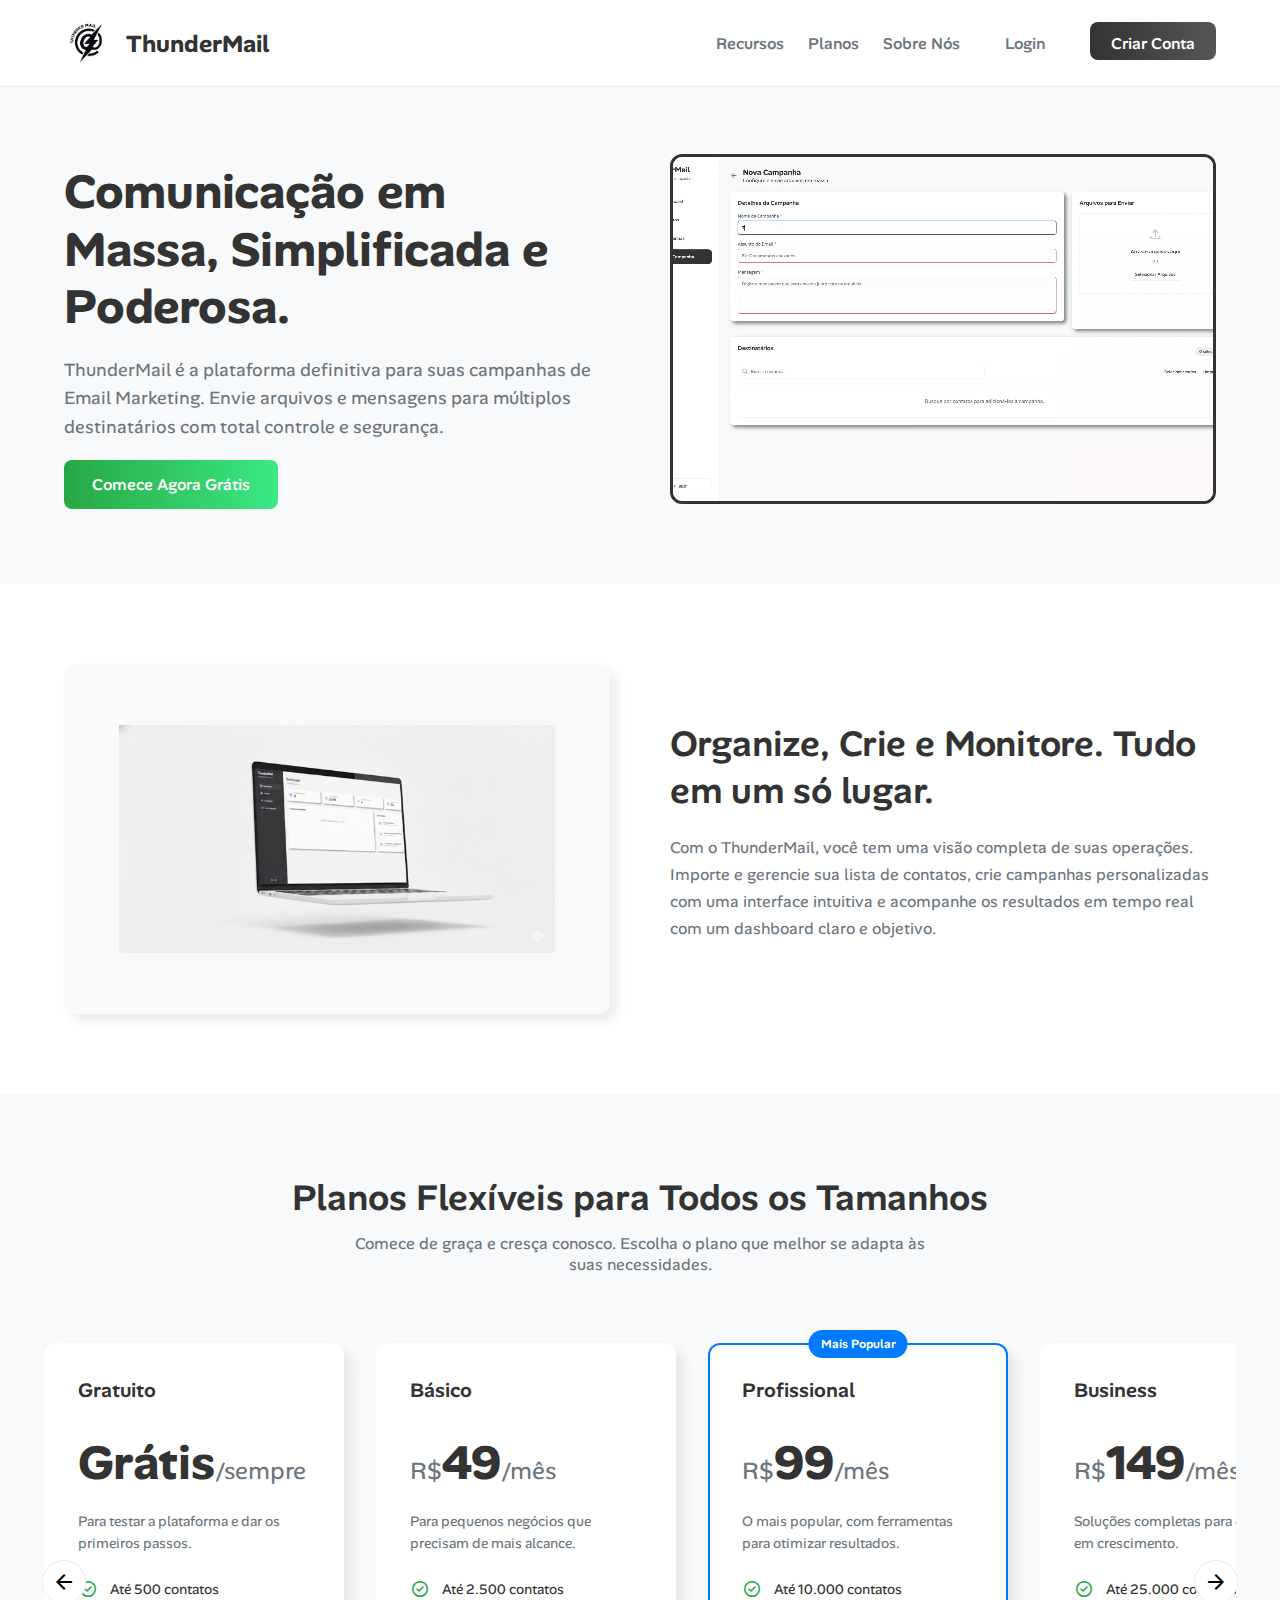
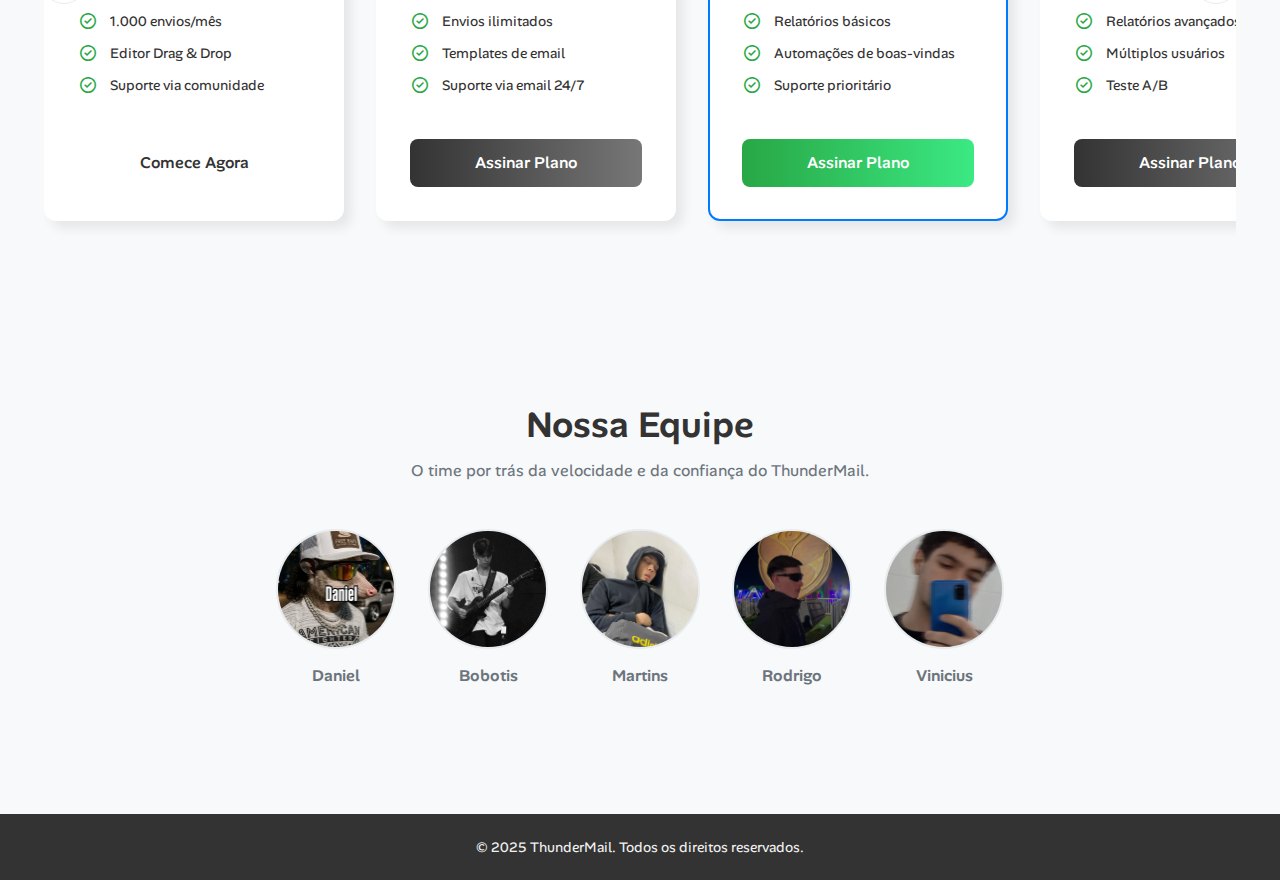
<file: src/templates/index.html>
<!DOCTYPE html>
<html lang="pt-br">
<head>
    <meta charset="UTF-8">
    <meta name="viewport" content="width=device-width, initial-scale=1.0">
    <title>ThunderMail - Email Marketing Simplificado e Poderoso</title>
    <link rel="stylesheet" href="../css/style.css">

    <link rel="preconnect" href="https://fonts.googleapis.com">
    <link rel="preconnect" href="https://fonts.gstatic" crossorigin>
    <link href="https://fonts.googleapis.com/css2?family=Alan+Sans:wght@300;400;500;600;700;800;900&display=swap" rel="stylesheet">
    <link href="https://fonts.googleapis.com/css2?family=Material+Symbols+Outlined" rel="stylesheet" />
</head>
<body>
    <header class="nav-header">
        <div class="nav-container">
            <a href="index.html" class="logo">
                <img src="../img/logo.png" alt="Logo ThunderMail">
                <h1>ThunderMail</h1>
            </a>
            <nav class="nav-links">
                <ul>
                    <li><a href="#recursos">Recursos</a></li>
                    <li><a href="#planos">Planos</a></li>
                    <li><a href="#equipe">Sobre Nós</a></li>
                    <li><a href="login.html" class="btn btn-secondary">Login</a></li>
                    <li><a href="cadastro.html" class="btn btn-primary">Criar Conta</a></li>
                </ul>
            </nav>
        </div>
    </header>

    <main>
        <section class="hero">
            <div class="hero-content">
                <div class="hero-text">
                    <h1>Comunicação em Massa, Simplificada e Poderosa.</h1>
                    <p>ThunderMail é a plataforma definitiva para suas campanhas de Email Marketing. Envie arquivos e mensagens para múltiplos destinatários com total controle e segurança.</p>
                    <a href="cadastro.html" class="btn btn-gradient">Comece Agora Grátis</a>
                </div>
                
                <div class="hero-image-placeholder">
                    <video autoplay loop muted playsinline>
                        <source src="../img/video.mp4" type="video/mp4">
                        Seu navegador não suporta vídeos.
                    </video>
                </div>
            </div>
        </section>

        <section id="recursos" class="features">
            <div class="feature-content">
                <div class="feature-image-placeholder">
                    <img src="../img/laptop.png" alt="laptop ilustrativo do site">
                </div>

                <div class="feature-text">
                    <h2>Organize, Crie e Monitore. Tudo em um só lugar.</h2>
                    <p>Com o ThunderMail, você tem uma visão completa de suas operações. Importe e gerencie sua lista de contatos, crie campanhas personalizadas com uma interface intuitiva e acompanhe os resultados em tempo real com um dashboard claro e objetivo.</p>
                </div>
            </div>
        </section>

        <section id="planos" class="plans">
            <div class="plans-container">
                <h2>Planos Flexíveis para Todos os Tamanhos</h2>
                <p>Comece de graça e cresça conosco. Escolha o plano que melhor se adapta às suas necessidades.</p>

                <div class="carousel-wrapper">
                    <button class="carousel-arrow left" id="arrow-left">
                        <span class="material-symbols-outlined">arrow_back</span>
                    </button>
                    <div class="plans-carousel" id="plansCarousel">
                        <div class="plan-card">
                            <h2>Gratuito</h2>
                            <div class="plan-price"><strong>Grátis</strong><span>/sempre</span></div>
                            <p>Para testar a plataforma e dar os primeiros passos.</p>
                            <ul class="plan-benefits">
                                <li><span class="material-symbols-outlined">check_circle</span>Até 500 contatos</li>
                                <li><span class="material-symbols-outlined">check_circle</span>1.000 envios/mês</li>
                                <li><span class="material-symbols-outlined">check_circle</span>Editor Drag & Drop</li>
                                <li><span class="material-symbols-outlined">check_circle</span>Suporte via comunidade</li>
                            </ul>
                            <a href="cadastro.html" class="btn btn-secondary">Comece Agora</a>
                        </div>
                        <div class="plan-card">
                            <h2>Básico</h2>
                            <div class="plan-price">R$<strong>49</strong><span>/mês</span></div>
                            <p>Para pequenos negócios que precisam de mais alcance.</p>
                            <ul class="plan-benefits">
                                <li><span class="material-symbols-outlined">check_circle</span>Até 2.500 contatos</li>
                                <li><span class="material-symbols-outlined">check_circle</span>Envios ilimitados</li>
                                <li><span class="material-symbols-outlined">check_circle</span>Templates de email</li>
                                <li><span class="material-symbols-outlined">check_circle</span>Suporte via email 24/7</li>
                            </ul>
                            <a href="#" class="btn btn-gradient-dark">Assinar Plano</a>
                        </div>
                        <div class="plan-card plan-card--popular">
                            <h2>Profissional</h2>
                            <div class="plan-price">R$<strong>99</strong><span>/mês</span></div>
                            <p>O mais popular, com ferramentas para otimizar resultados.</p>
                            <ul class="plan-benefits">
                                <li><span class="material-symbols-outlined">check_circle</span>Até 10.000 contatos</li>
                                <li><span class="material-symbols-outlined">check_circle</span>Relatórios básicos</li>
                                <li><span class="material-symbols-outlined">check_circle</span>Automações de boas-vindas</li>
                                <li><span class="material-symbols-outlined">check_circle</span>Suporte prioritário</li>
                            </ul>
                            <a href="#" class="btn btn-gradient">Assinar Plano</a>
                        </div>
                        <div class="plan-card">
                            <h2>Business</h2>
                            <div class="plan-price">R$<strong>149</strong><span>/mês</span></div>
                            <p>Soluções completas para empresas em crescimento.</p>
                            <ul class="plan-benefits">
                                <li><span class="material-symbols-outlined">check_circle</span>Até 25.000 contatos</li>
                                <li><span class="material-symbols-outlined">check_circle</span>Relatórios avançados</li>
                                <li><span class="material-symbols-outlined">check_circle</span>Múltiplos usuários</li>
                                <li><span class="material-symbols-outlined">check_circle</span>Teste A/B</li>
                            </ul>
                            <a href="#" class="btn btn-gradient-dark">Assinar Plano</a>
                        </div>
                        <div class="plan-card">
                            <h2>Scale</h2>
                            <div class="plan-price">R$<strong>200</strong><span>/mês</span></div>
                            <p>Para negócios que buscam escalar suas operações de marketing.</p>
                            <ul class="plan-benefits">
                                <li><span class="material-symbols-outlined">check_circle</span>Até 50.000 contatos</li>
                                <li><span class="material-symbols-outlined">check_circle</span>Acesso à API</li>
                                <li><span class="material-symbols-outlined">check_circle</span>Segmentação avançada</li>
                                <li><span class="material-symbols-outlined">check_circle</span>Suporte via chat</li>
                            </ul>
                            <a href="#" class="btn btn-gradient-dark">Assinar Plano</a>
                        </div>
                        <div class="plan-card">
                            <h2>Enterprise</h2>
                            <div class="plan-price">R$<strong>375</strong><span>/mês</span></div>
                            <p>Solução robusta para grandes volumes e necessidades específicas.</p>
                            <ul class="plan-benefits">
                                <li><span class="material-symbols-outlined">check_circle</span>Até 100.000 contatos</li>
                                <li><span class="material-symbols-outlined">check_circle</span>Gerente de conta dedicado</li>
                                <li><span class="material-symbols-outlined">check_circle</span>IP dedicado</li>
                                <li><span class="material-symbols-outlined">check_circle</span>Onboarding personalizado</li>
                            </ul>
                            <a href="#" class="btn btn-gradient-dark">Fale Conosco</a>
                        </div>
                    </div>
                    <button class="carousel-arrow right" id="arrow-right">
                        <span class="material-symbols-outlined">arrow_forward</span>
                    </button>
                </div>
            </div>
        </section>

        <section id="equipe" class="devs">
            <div class="devs-container">
                <h2>Nossa Equipe</h2>
                <p>O time por trás da velocidade e da confiança do ThunderMail.</p>
                
                <div class="dev-grid">
                    <div class="dev-profile">
                        <img src="../img/daniel.jpg" alt="Foto de Daniel" class="dev-photo">
                        <p class="dev-name">Daniel</p>
                    </div>
                    <div class="dev-profile">
                        <img src="../img/bobotis.jpg" alt="Foto de Bobotis" class="dev-photo">
                        <p class="dev-name">Bobotis</p>
                    </div>
                    <div class="dev-profile">
                        <img src="../img/martins.jpg" alt="Foto de Martins" class="dev-photo">
                        <p class="dev-name">Martins</p>
                    </div>
                    <div class="dev-profile">
                        <img src="../img/rodrigo.jpg" alt="Foto de Rodrigo" class="dev-photo">
                        <p class="dev-name">Rodrigo</p>
                    </div>
                    <div class="dev-profile">
                        <img src="../img/vinicius.jpg" alt="Foto de Vinicius" class="dev-photo">
                        <p class="dev-name">Vinicius</p>
                    </div>
                </div>
            </div>
        </section>
    </main>

    <footer class="footer">
        <p>&copy; 2025 ThunderMail. Todos os direitos reservados.</p>
    </footer>

    <script>
        const carousel = document.getElementById('plansCarousel');
        const leftArrow = document.getElementById('arrow-left');
        const rightArrow = document.getElementById('arrow-right');

        if (carousel && leftArrow && rightArrow) {
            const scrollAmount = 300 + 32;

            rightArrow.addEventListener('click', () => {
                carousel.scrollBy({ left: scrollAmount, behavior: 'smooth' });
            });

            leftArrow.addEventListener('click', () => {
                carousel.scrollBy({ left: -scrollAmount, behavior: 'smooth' });
            });
        }
    </script>
</body>
</html>
</file>
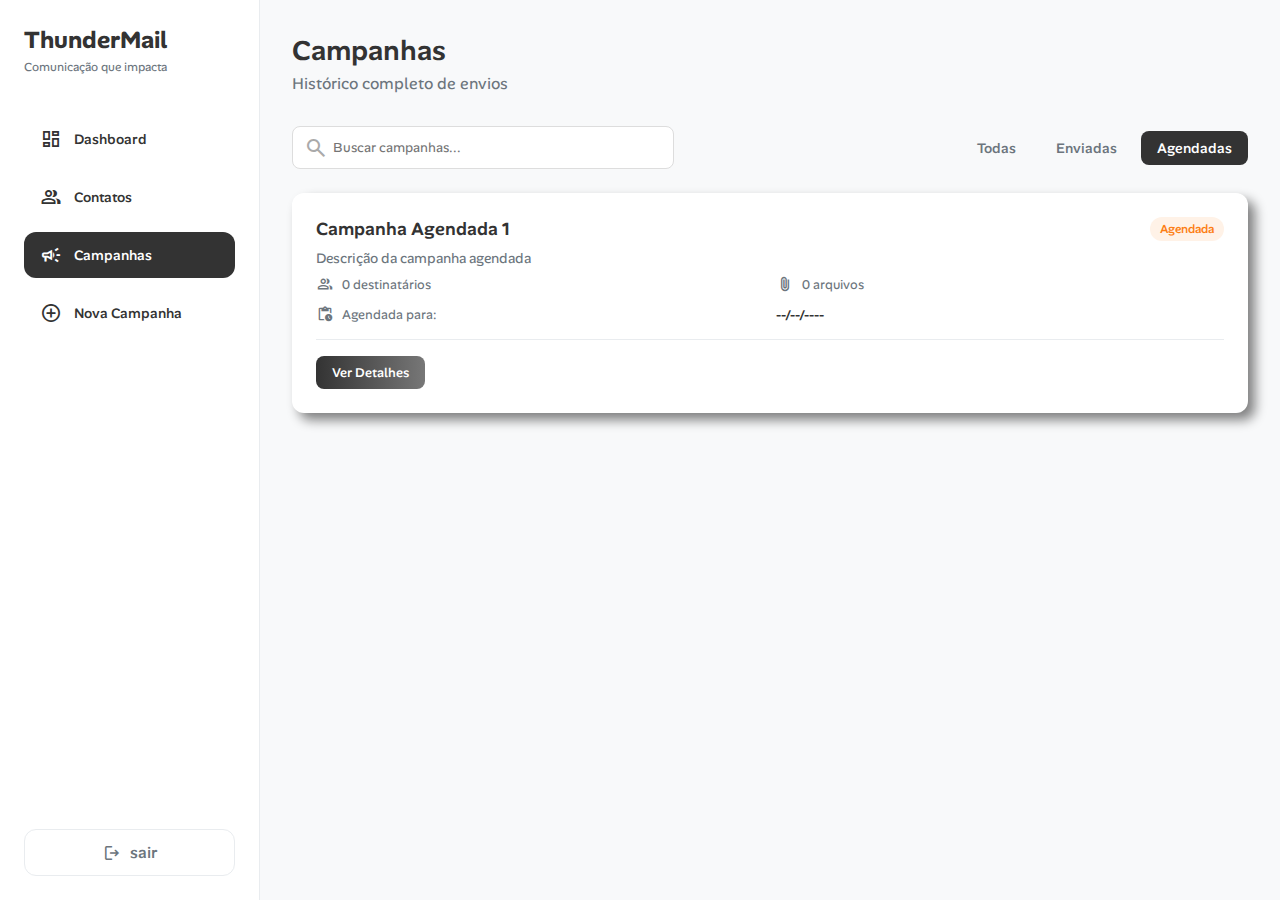
<file: src/templates/agendadas.html>
<!DOCTYPE html>
<html lang="pt-br">
<head>
    <meta charset="UTF-8">
    <meta name="viewport" content="width=device-width, initial-scale=1.0">
    <title>Campanhas Agendadas - ThunderMail</title>
    <link rel="stylesheet" href="../css/site.css">
    <link rel="preconnect" href="https://fonts.googleapis.com">
    <link rel="preconnect" href="https://fonts.gstatic" crossorigin>
    <link href="https://fonts.googleapis.com/css2?family=Alan+Sans:wght@300;400;500;600;700;800;900&display=swap" rel="stylesheet">
    <link href="https://fonts.googleapis.com/css2?family=Material+Symbols+Outlined" rel="stylesheet" />
</head>

<body>
    <div class="container">
        <aside class="sidebar">
             <div class="sidebar-header">
                <h1>ThunderMail</h1>
                <span>Comunicação que impacta</span>
            </div>
            <nav class="sidebar-nav">
                <ul>
                    <li><a href="../templates/dashboard.html"><span class="material-symbols-outlined">dashboard</span> Dashboard</a></li>
                    <li><a href="../templates/contatos.html"><span class="material-symbols-outlined">group</span> Contatos</a></li>
                    <li class="active"><a href="../templates/campanhas.html"><span class="material-symbols-outlined">campaign</span> Campanhas</a></li>
                    <li><a href="../templates/nova-campanha.html"><span class="material-symbols-outlined">add_circle</span> Nova Campanha</a></li>
                </ul>
            </nav>
            <div class="sidebar-footer">
                <a href="login.html" class="logout-button">
                    <span class="material-symbols-outlined">logout</span>
                    sair
                </a>
            </div>
        </aside>

        <main class="main-content">
            <header class="main-header">
                <div class="header-title">
                    <h2>Campanhas</h2>
                    <p>Histórico completo de envios</p>
                </div>
            </header>

            <div class="campaign-toolbar">
                <div class="search-bar">
                     <span class="material-symbols-outlined">search</span>
                     <input type="text" placeholder="Buscar campanhas...">
                </div>
                <nav class="campaign-filters">
                    <ul>
                        <li><a href="campanhas.html">Todas</a></li>
                        <li><a href="enviadas.html">Enviadas</a></li>
                        <li class="active"><a href="agendadas.html">Agendadas</a></li>
                    </ul>
                </nav>
            </div>

            <section class="campaign-grid">
                <div class="campaign-card">
                    <div class="card-header">
                        <h3>Campanha Agendada 1</h3>
                        <span class="status-badge status-badge--scheduled">Agendada</span>
                    </div>
                    <p class="card-description">Descrição da campanha agendada</p>
                    <div class="campaign-stats">
                        <div class="stat-item"><span class="material-symbols-outlined">group</span> 0 destinatários</div>
                        <div class="stat-item"><span class="material-symbols-outlined">attach_file</span> 0 arquivos</div>
                        <div class="stat-item"><span class="material-symbols-outlined">pending_actions</span> Agendada para:</div>
                        <div class="stat-item"><strong>--/--/----</strong></div>
                    </div>
                    <div class="card-footer">
                        <a href="#" class="btn btn-gradient-small">Ver Detalhes</a>
                    </div>
                </div>
            </section>
        </main>
    </div>
</body>
</html>
</file>
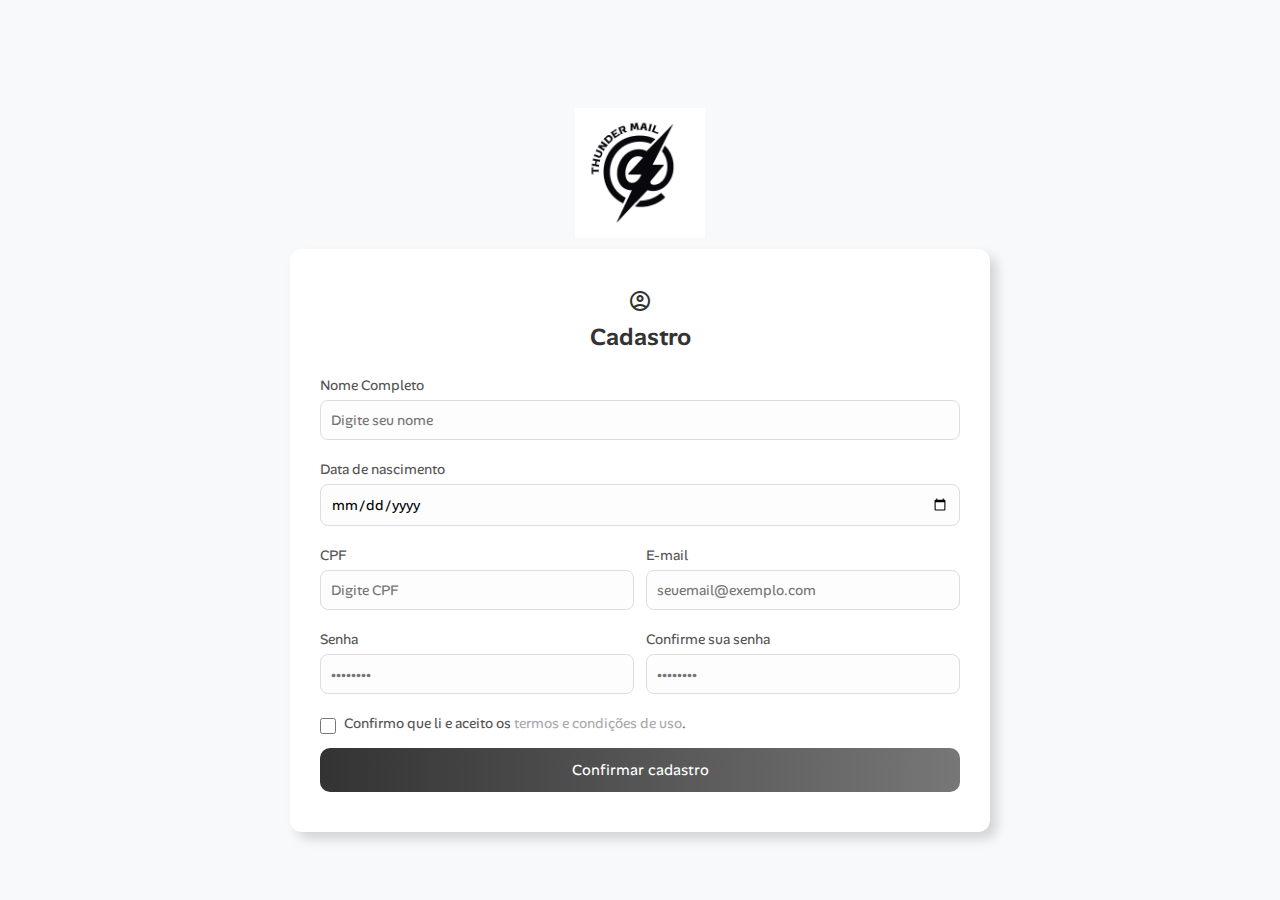
<file: src/templates/cadastro.html>
<!DOCTYPE html>
<html lang="pt-br">
<head>
  <meta charset="UTF-8" />
  <meta name="viewport" content="width=device-width, initial-scale=1" />
  <title>Cadastro - ThunderMail</title>
  <link rel="stylesheet" href="../css/cadastro.css" />
  <link href="https://fonts.googleapis.com/css2?family=Material+Symbols+Outlined" rel="stylesheet" />
</head>
<body>
  <div class="logo-header">
    <img src="../img/logo.png" alt="Logo ThunderMail" class="login-logo">
  </div>

  <div class="login-container">
    <span class="material-symbols-outlined user-icon">account_circle</span>
    <h2>Cadastro</h2>

    <form id="cadastroForm" action="login.html" method="get" novalidate>
      <div class="form-row">
        <div class="form-group form-col">
          <label for="nome">Nome Completo</label>
          <input type="text" id="nome" placeholder="Digite seu nome" required />
        </div>
      </div>

      <div class="form-row">
        <div class="form-group form-col">
          <label for="nascimento">Data de nascimento</label>
          <input type="date" id="nascimento" required />
        </div>
      </div>

      <div class="form-row">
        <div class="form-group form-col">
          <label for="cpf">CPF</label>
          <input type="text" id="cpf-cnpj" placeholder="Digite CPF" required />
        </div>
        <div class="form-group form-col">
          <label for="email">E-mail</label>
          <input type="email" id="email" placeholder="seuemail@exemplo.com" required />
        </div>
      </div>

      <div class="form-row">
        <div class="form-group form-col">
          <label for="senha">Senha</label>
          <input type="password" id="senha" placeholder="••••••••" required />
        </div>
        <div class="form-group form-col">
          <label for="confirmar-senha">Confirme sua senha</label>
          <input type="password" id="confirmar-senha" placeholder="••••••••" required />
        </div>
      </div>

      <div class="form-group checkbox-group">
        <input type="checkbox" id="termos" required />
        <label for="termos">Confirmo que li e aceito os <a href="#">termos e condições de uso</a>.</label>
      </div>

      <button type="submit" class="login-button">Confirmar cadastro</button>
    </form>
  </div>
</body>
</html>
</file>
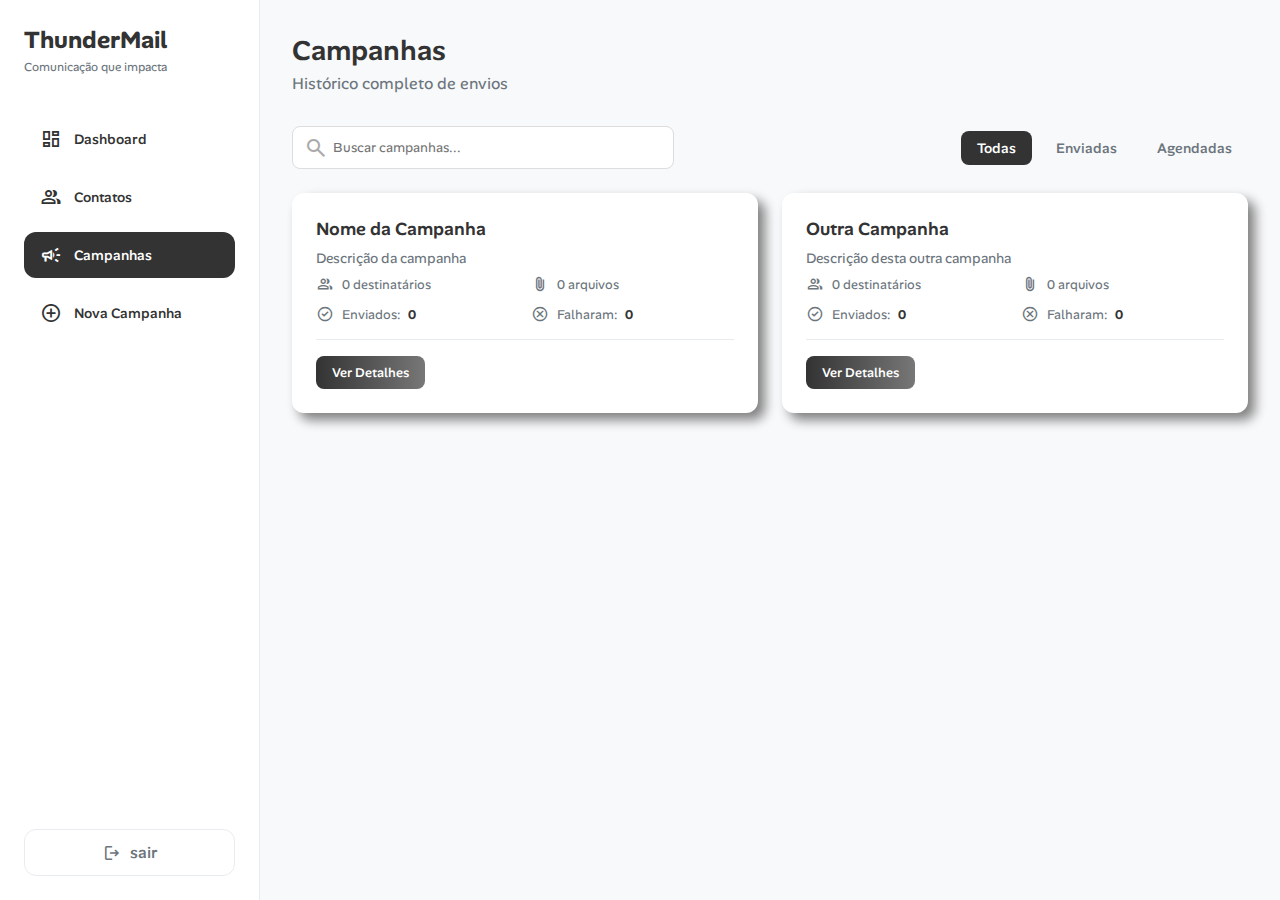
<file: src/templates/campanhas.html>
<!DOCTYPE html>
<html lang="pt-br">
<head>
    <meta charset="UTF-8">
    <meta name="viewport" content="width=device-width, initial-scale=1.0">
    <title>Campanhas - ThunderMail</title>
    <link rel="stylesheet" href="../css/site.css">
    
    <link rel="preconnect" href="https://fonts.googleapis.com">
    <link rel="preconnect" href="https://fonts.gstatic" crossorigin>
    <link href="https://fonts.googleapis.com/css2?family=Alan+Sans:wght@300;400;500;600;700;800;900&display=swap" rel="stylesheet">
    
    <link href="https://fonts.googleapis.com/css2?family=Material+Symbols+Outlined" rel="stylesheet" />

</head>
<body>
    <div class="container">
        <aside class="sidebar">
            <div class="sidebar-header">
                <h1>ThunderMail</h1>
                <span>Comunicação que impacta</span>
            </div>
            
            <nav class="sidebar-nav">
                <ul>
                    <li><a href="../templates/dashboard.html"><span class="material-symbols-outlined">dashboard</span> Dashboard</a></li>
                    <li><a href="../templates/contatos.html"><span class="material-symbols-outlined">group</span> Contatos</a></li>
                    <li class="active"><a href="../templates/campanhas.html"><span class="material-symbols-outlined">campaign</span> Campanhas</a></li>
                    <li><a href="../templates/nova-campanha.html"><span class="material-symbols-outlined">add_circle</span> Nova Campanha</a></li>
                </ul>
            </nav>
            
            <div class="sidebar-footer">
                <a href="login.html" class="logout-button">
                    <span class="material-symbols-outlined">logout</span>
                    sair
                </a>
            </div>
        </aside>

        <main class="main-content">
            <header class="main-header">
                <div class="header-title">
                    <h2>Campanhas</h2>
                    <p>Histórico completo de envios</p>
                </div>
            </header>

            <div class="campaign-toolbar">
                <div class="search-bar">
                     <span class="material-symbols-outlined">search</span>
                     <input type="text" placeholder="Buscar campanhas...">
                </div>
                <nav class="campaign-filters">
                    <ul>
                        <li class="active"><a href="campanhas.html">Todas</a></li>
                        <li><a href="enviadas.html">Enviadas</a></li>
                        <li><a href="agendadas.html">Agendadas</a></li>
                    </ul>
                </nav>
            </div>

            <section class="campaign-grid">
                <div class="campaign-card">
                    <div class="card-header">
                        <h3>Nome da Campanha</h3>
                    </div>
                    <p class="card-description">Descrição da campanha</p>
                    <div class="campaign-stats">
                        <div class="stat-item"><span class="material-symbols-outlined">group</span> 0 destinatários</div>
                        <div class="stat-item"><span class="material-symbols-outlined">attach_file</span> 0 arquivos</div>
                        <div class="stat-item"><span class="material-symbols-outlined">check_circle</span> Enviados: <strong>0</strong></div>
                        <div class="stat-item"><span class="material-symbols-outlined">cancel</span> Falharam: <strong>0</strong></div>
                    </div>
                    <div class="card-footer">
                        <a href="#" class="btn btn-gradient-small">Ver Detalhes</a>
                    </div>
                </div>

                <div class="campaign-card">
                    <div class="card-header">
                        <h3>Outra Campanha</h3>
                    </div>
                    <p class="card-description">Descrição desta outra campanha</p>
                    <div class="campaign-stats">
                        <div class="stat-item"><span class="material-symbols-outlined">group</span> 0 destinatários</div>
                        <div class="stat-item"><span class="material-symbols-outlined">attach_file</span> 0 arquivos</div>
                        <div class="stat-item"><span class="material-symbols-outlined">check_circle</span> Enviados: <strong>0</strong></div>
                        <div class="stat-item"><span class="material-symbols-outlined">cancel</span> Falharam: <strong>0</strong></div>
                    </div>
                    <div class="card-footer">
                        <a href="#" class="btn btn-gradient-small">Ver Detalhes</a>
                    </div>
                </div>
            </section>
        </main>
    </div>
</body>
</html>
</file>
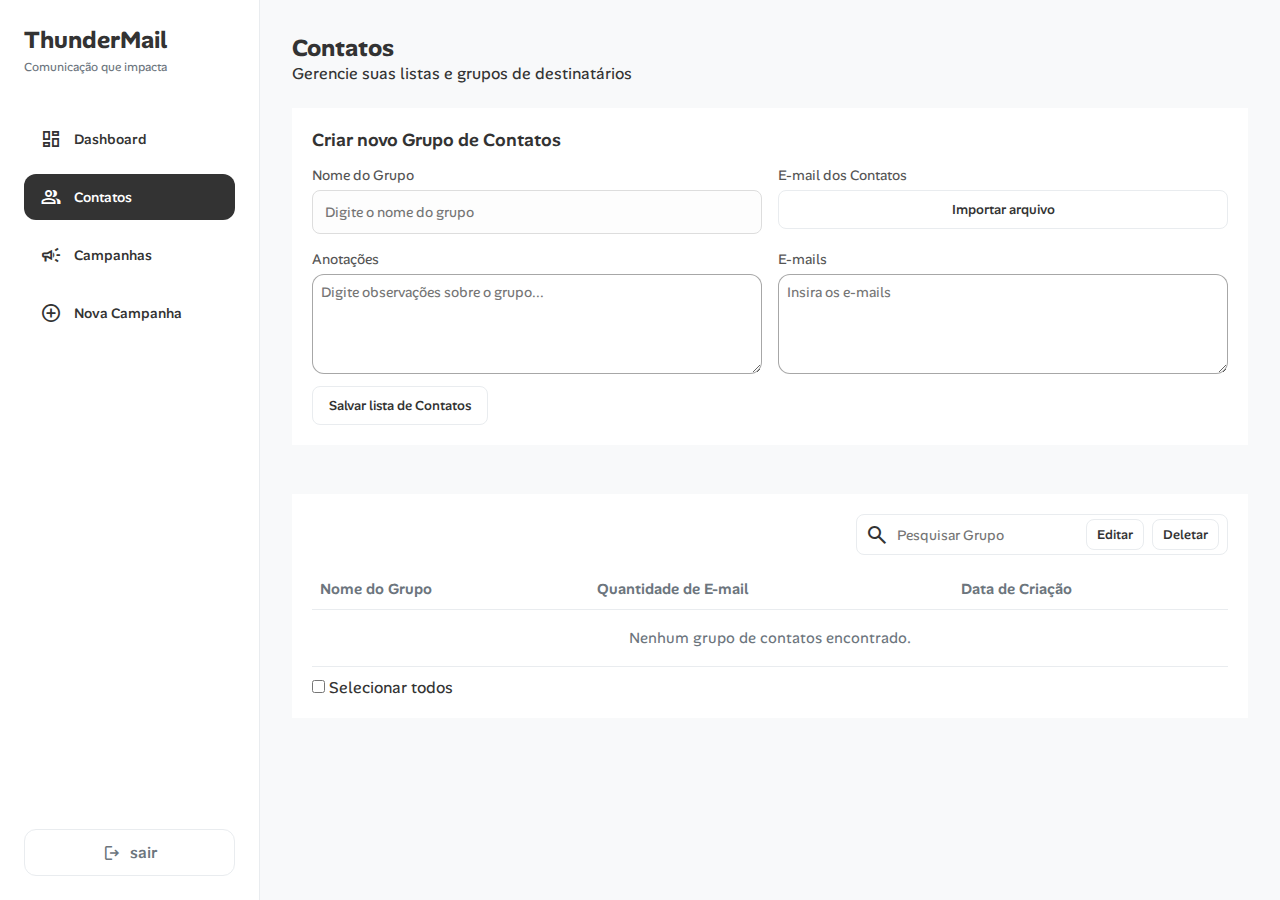
<file: src/templates/contatos.html>
<!DOCTYPE html>
<html lang="pt-br">
<head>
    <meta charset="UTF-8" />
    <meta name="viewport" content="width=device-width, initial-scale=1" />
    <title>Contatos - ThunderMail</title>
    <link rel="stylesheet" href="../css/site.css" />

    <link rel="preconnect" href="https://fonts.googleapis.com" />
    <link rel="preconnect" href="https://fonts.gstatic.com" crossorigin />
    <link href="https://fonts.googleapis.com/css2?family=Alan+Sans:wght@300;400;500;600;700;800;900&display=swap" rel="stylesheet" />
    <link href="https://fonts.googleapis.com/css2?family=Material+Symbols+Outlined" rel="stylesheet" />

    <style> 
        .contacts-section {
            display: flex;
            flex-direction: column;
            gap: 25px;
        }


        .form-card {
            background: var(--card-bg);
            border-radius: var(--border-radius);
            padding: 20px;
            box-shadow: var(--shadow);
        }

        .form-card h3 {
            margin-bottom: 14px;
        }

        .contact-grid {
            display: grid;
            grid-template-columns: 1fr 1fr;
            gap: 16px;
        }

        .contact-grid .form-group textarea {
            min-height: 100px;
            resize: vertical;
            border-radius: 12px;
            border: 1px solid #3333336e; 
            padding: 8px;
            font-family: inherit;
            font-size: 14px;
            color: #3333339f;
        }

        .contact-grid .form-group input[type="file"] {
            display: none;
        }

        /* Botões */
        .form-card button,
        .list-card button {
            padding: 10px 16px;
            border-radius: var(--border-radius-small);
            border: 1px solid var(--border-color);
            background: var(--card-bg);
            color: #333;
            cursor: pointer;
            transition: all 0.25s ease;
            font-weight: 500;
        }

        .form-card button:hover,.list-card button:hover {
            background: #333;
            color: #fff;
        }

        /* Botão salvar preto com gradiente */
        .save-btn {
            margin-top: 12px;
            background: linear-gradient(90deg, #000000, #444444, #000000);
            background-size: 200% auto;
            color: #fff;
            border: none;
            font-weight: 600;
            transition: background-position 0.5s ease-in-out, transform 0.2s ease;
        }

        .save-btn:hover {
            background-position: 100% 0;
            transform: scale(1.02);
        }

        /* Segunda seção - lista de contatos */
        .list-card {
            background: var(--card-bg);
            border-radius: var(--border-radius);
            padding: 20px;
            box-shadow: var(--shadow);
        }

        .list-header {
            display: flex;
            justify-content: flex-end; /* botões e pesquisa alinhados à direita */
            align-items: center;
            margin-bottom: 14px;
            gap: 10px;
        }

        /* Remover .left-buttons flex antigo e integrar os botões na busca */
        .list-header .left-buttons {
            display: none;
        }

        .list-header .search-group {
            display: flex;
            align-items: center;
            gap: 8px;
            border: 1px solid var(--border-color);
            border-radius: var(--border-radius-small);
            padding: 4px 8px;
            background: #fff;
            position: relative;
        }

        .list-header .search-group input {
            border: none;
            outline: none;
            font-size: 14px;
        }

        /* Botões Editar e Deletar dentro da search-group */
        .list-header .search-group .action-buttons {
            display: flex;
            gap: 8px;
            margin-left: 12px;
        }

        .list-header .search-group .action-buttons button {
            padding: 6px 10px;
            font-size: 13px;
            border-radius: var(--border-radius-small);
        }

        table {
            width: 100%;
            border-collapse: collapse;
            font-size: 15px;
        }

        table th,
        table td {
            border-bottom: 1px solid var(--border-color);
            padding: 10px 8px;
            text-align: left;
        }

        table th {
            font-weight: 600;
            color: var(--text-secondary);
        }

        table tr:hover td {
            background: #f9f9f9;
        }

        .empty-table-message {
            text-align: center;
            color: var(--text-secondary);
            padding: 18px;
        }


        .checkbox-footer {
            padding-top: 10px;
            text-align: left;
        }

        @media (max-width: 900px) {
            .contact-grid {
                grid-template-columns: 1fr;
            }
        }
    </style>
</head>

<body>
    <div class="container">
        <aside class="sidebar">
            <div class="sidebar-header">
                <h1>ThunderMail</h1>
                <span>Comunicação que impacta</span>
            </div>

            <nav class="sidebar-nav">
                <ul>
                    <li><a href="../templates/dashboard.html"><span class="material-symbols-outlined">dashboard</span> Dashboard</a></li>
                    <li class="active"><a href="../templates/contatos.html"><span class="material-symbols-outlined">group</span> Contatos</a></li>
                    <li><a href="../templates/campanhas.html"><span class="material-symbols-outlined">campaign</span> Campanhas</a></li>
                    <li><a href="../templates/nova-campanha.html"><span class="material-symbols-outlined">add_circle</span> Nova Campanha</a></li>
                </ul>
            </nav>

            <div class="sidebar-footer">
                <a href="login.html" class="logout-button">
                    <span class="material-symbols-outlined">logout</span>
                    sair
                </a>
            </div>
        </aside>

        <main class="main-content">
            <header class="page-header-nav">
                <div class="header-title">
                    <h2>Contatos</h2>
                    <p>Gerencie suas listas e grupos de destinatários</p>
                </div>
            </header>

            <section class="contacts-section">

                <div class="form-card">
                    <h3>Criar novo Grupo de Contatos</h3>
                    <div class="contact-grid">
                        <div class="form-group">
                            <label>Nome do Grupo</label>
                            <input type="text" id="nome-grupo" placeholder="Digite o nome do grupo" />
                        </div>

                        <div class="form-group">
                            <label>E-mail dos Contatos</label>
                            <button type="button" id="importar-arquivo">Importar arquivo</button>
                            <input type="file" id="arquivo-contatos" accept=".csv,image/*" />
                        </div>

                        <div class="form-group">
                            <label>Anotações</label>
                            <textarea id="anotacoes" placeholder="Digite observações sobre o grupo..."></textarea>
                        </div>

                        <div class="form-group">
                            <label>E-mails</label>
                            <textarea id="emails-lista" placeholder="Insira os e-mails"></textarea>
                        </div>
                    </div>

                    <button class="save-btn">Salvar lista de Contatos</button>
                </div>

                <div class="list-card">
                    <div class="list-header">
                        <div class="search-group">
                            <span class="material-symbols-outlined">search</span>
                            <input type="text" placeholder="Pesquisar Grupo" />
                            <div class="action-buttons">
                                <button>Editar</button>
                                <button>Deletar</button>
                            </div>
                        </div>
                    </div>

                    <table>
                        <thead>
                            <tr>
                                <th>Nome do Grupo</th>
                                <th>Quantidade de E-mail</th>
                                <th>Data de Criação</th>
                            </tr>
                        </thead>
                        <tbody>
                            <tr>
                                <td colspan="3" class="empty-table-message">Nenhum grupo de contatos encontrado.</td>
                            </tr>
                        </tbody>
                    </table>
                    <div class="checkbox-footer">
                        <input type="checkbox" id="select-all" />
                        <label for="select-all">Selecionar todos</label>
                    </div>
                </div>
            </section>
        </main>
    </div>

    <script>
        // Função para abrir seletor de arquivo //
        const importarBtn = document.getElementById("importar-arquivo");
        const arquivoInput = document.getElementById("arquivo-contatos");

        importarBtn.addEventListener("click", () => arquivoInput.click());

        // Inserir imagem ou CSV //
        arquivoInput.addEventListener("change", (e) => {
            const file = e.target.files[0];
            if (!file) return;
            if (file.type.startsWith("image/")) {
                alert("Imagem carregada: " + file.name);
            } else if (file.name.endsWith(".csv")) {
                alert("Arquivo CSV importado: " + file.name);
            } else {
                alert("Tipo de arquivo não suportado.");
            }
        });
    </script>
</body>
</html>
</file>
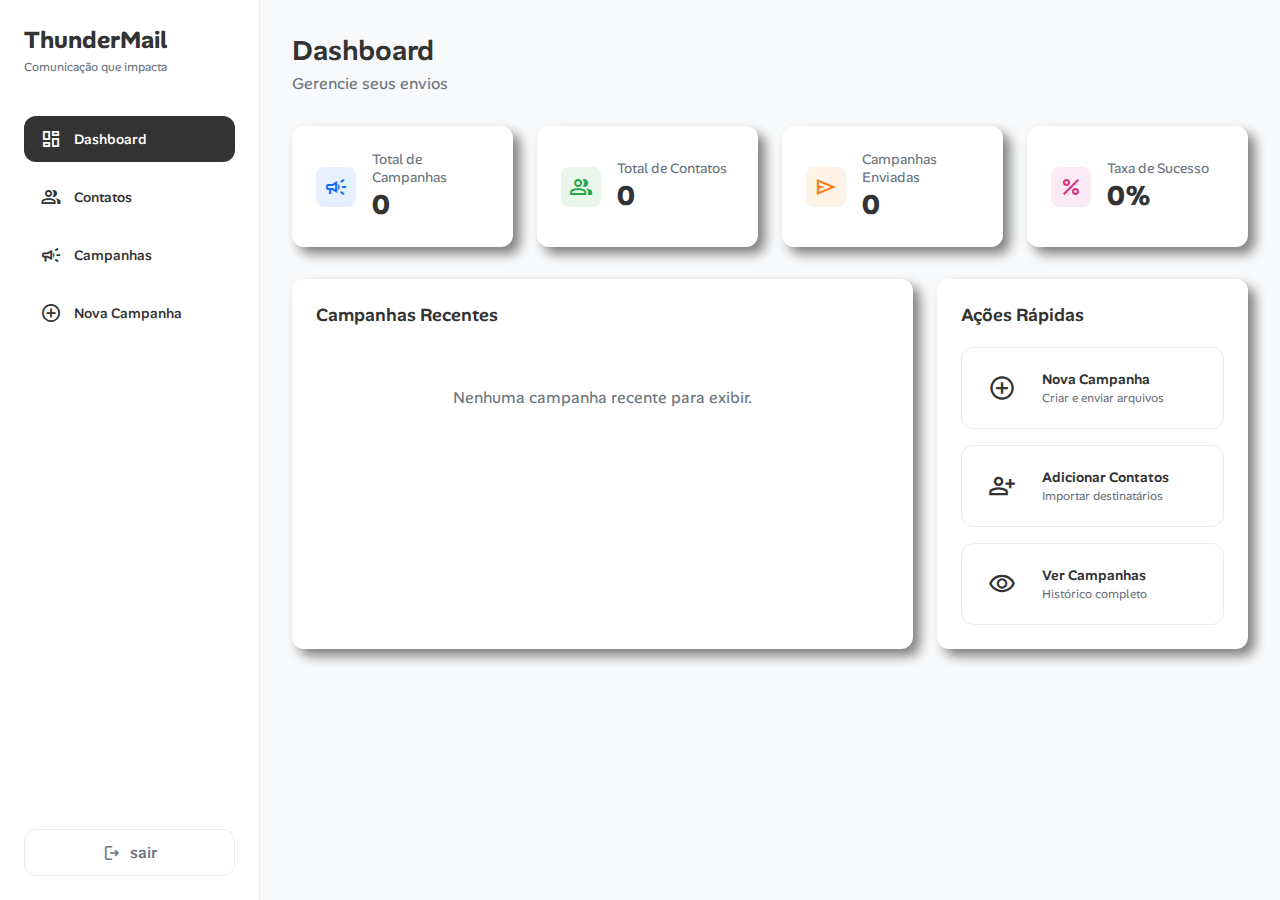
<file: src/templates/dashboard.html>
<!DOCTYPE html>
<html lang="pt-br">
<head>
    <meta charset="UTF-8">
    <meta name="viewport" content="width=device-width, initial-scale=1.0">
    <title>Dashboard - ThunderMail</title>
    <link rel="stylesheet" href="../css/site.css">
    
    <link rel="preconnect" href="https://fonts.googleapis.com">
    <link rel="preconnect" href="https://fonts.gstatic.com" crossorigin>
    <link href="https://fonts.googleapis.com/css2?family=Alan+Sans:wght@300;400;500;600;700;800;900&display=swap" rel="stylesheet">
    
    <link href="https://fonts.googleapis.com/css2?family=Material+Symbols+Outlined" rel="stylesheet" />

</head>
<body>
    <div class="container">
        <aside class="sidebar">
            <div class="sidebar-header">
                <h1>ThunderMail</h1>
                <span>Comunicação que impacta</span>
            </div>
            
            <nav class="sidebar-nav">
                <ul>  
                    <li class="active"><a href="../templates/dashboard.html"><span class="material-symbols-outlined">dashboard</span> Dashboard</a></li>
                    <li><a href="../templates/contatos.html"><span class="material-symbols-outlined">group</span> Contatos</a></li>
                    <li ><a href="../templates/campanhas.html"><span class="material-symbols-outlined">campaign</span> Campanhas</a></li>
                    <li><a href="../templates/nova-campanha.html"><span class="material-symbols-outlined">add_circle</span> Nova Campanha</a></li>
                </ul>
            </nav>
            
            <div class="sidebar-footer">
                <a href="login.html" class="logout-button">
                    <span class="material-symbols-outlined">logout</span>
                    sair
                </a>
            </div>
        </aside>

        <main class="main-content">
            <header class="main-header">
            <div class="header-title">
                <h2>Dashboard</h2>
                 <p>Gerencie seus envios</p>
            </div>
        </header>

            <section class="stats-grid">
                <div class="stat-card">
                    <div class="card-icon blue">
                        <span class="material-symbols-outlined">campaign</span>
                    </div>
                    <div class="card-info">
                        <span>Total de Campanhas</span>
                        <strong>0</strong>
                    </div>
                    
                </div>
                <div class="stat-card">
                    <div class="card-icon green">
                         <span class="material-symbols-outlined">group</span>
                    </div>
                    <div class="card-info">
                        <span>Total de Contatos</span>
                        <strong>0</strong>
                    </div>
                     
                </div>
                <div class="stat-card">
                    <div class="card-icon orange">
                        <span class="material-symbols-outlined">send</span>
                    </div>
                    <div class="card-info">
                        <span>Campanhas Enviadas</span>
                        <strong>0</strong>
                    </div>
                </div>
                <div class="stat-card">
                    <div class="card-icon pink">
                        <span class="material-symbols-outlined">percent</span>
                    </div>
                    <div class="card-info">
                        <span>Taxa de Sucesso</span>
                        <strong>0%</strong>
                    </div>
                     
                </div>
            </section>

            <section class="content-row">
                <div class="recent-campaigns">
                    <h3>Campanhas Recentes</h3>
                    <div class="campaign-list">
                        <p class="empty-state">Nenhuma campanha recente para exibir.</p>
                    </div>
                </div>

                <div class="quick-actions">
                    <h3>Ações Rápidas</h3>
                    <div class="action-list">
                        <a href="nova-campanha.html" class="action-item">
                            <div class="action-icon blue">
                                <span class="material-symbols-outlined">add_circle</span>
                            </div>
                            <div class="action-text">
                                <h4>Nova Campanha</h4>
                                <p>Criar e enviar arquivos</p>
                            </div>
                        </a>
                        <a href="contatos.html" class="action-item">
                            <div class="action-icon green">
                                <span class="material-symbols-outlined">person_add</span>
                            </div>
                            <div class="action-text">
                                <h4>Adicionar Contatos</h4>
                                <p>Importar destinatários</p>
                            </div>
                        </a>
                        <a href="campanhas.html" class="action-item">
                            <div class="action-icon orange">
                                <span class="material-symbols-outlined">visibility</span>
                            </div>
                            <div class="action-text">
                                <h4>Ver Campanhas</h4>
                                <p>Histórico completo</p>
                            </div>
                        </a>
                    </div>
                </div>
            </section>
        </main>
    </div>
</body>
</html>
</file>
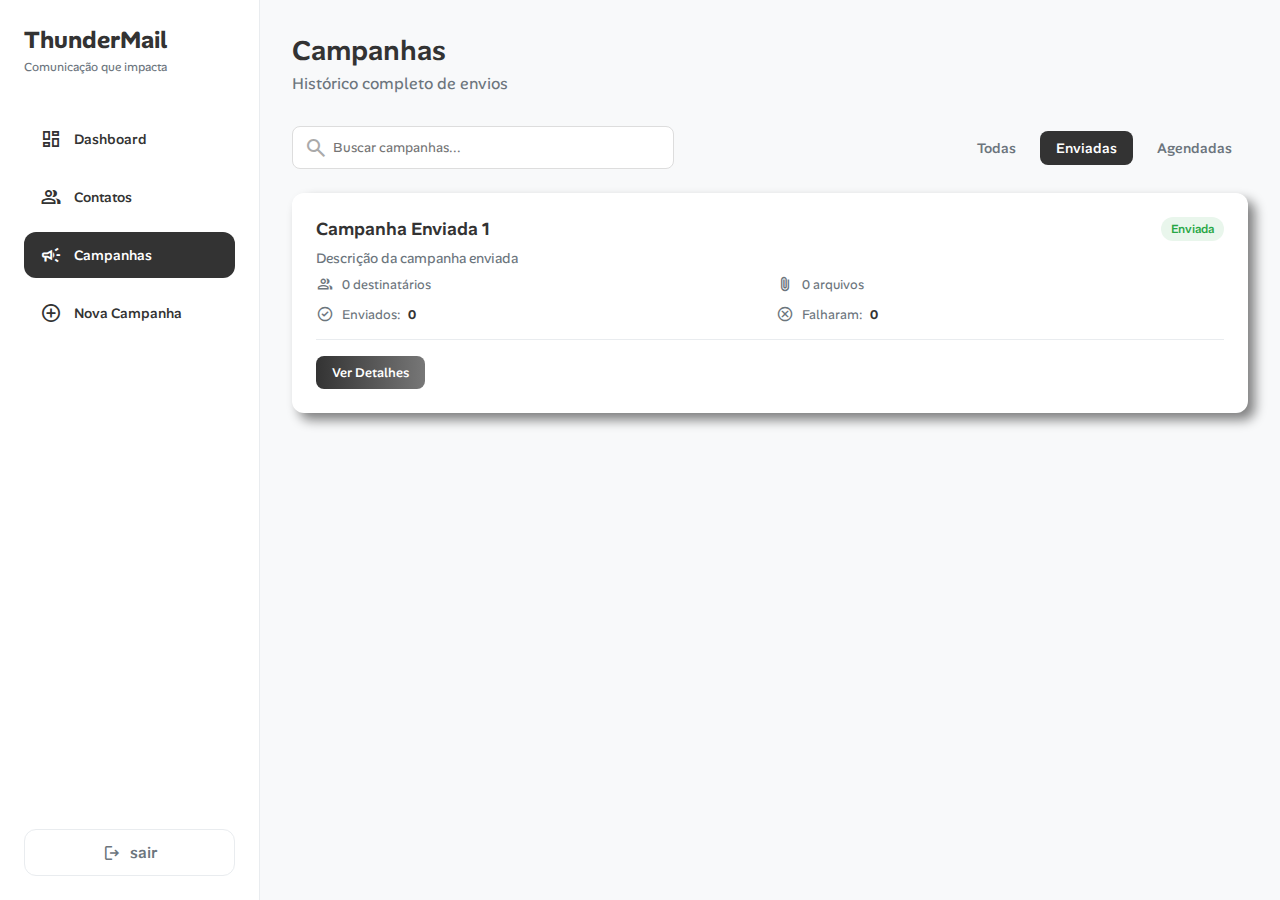
<file: src/templates/enviadas.html>
<!DOCTYPE html>
<html lang="pt-br">
<head>
    <meta charset="UTF-8">
    <meta name="viewport" content="width=device-width, initial-scale=1.0">
    <title>Campanhas Enviadas - ThunderMail</title>
    <link rel="stylesheet" href="../css/site.css">
    
    <link rel="preconnect" href="https://fonts.googleapis.com">
    <link rel="preconnect" href="https://fonts.gstatic" crossorigin>
    <link href="https://fonts.googleapis.com/css2?family=Alan+Sans:wght@300;400;500;600;700;800;900&display=swap" rel="stylesheet">
    <link href="https://fonts.googleapis.com/css2?family=Material+Symbols+Outlined" rel="stylesheet" />
</head>
<body>
    <div class="container">
        <aside class="sidebar">
            <div class="sidebar-header">
                <h1>ThunderMail</h1>
                <span>Comunicação que impacta</span>
            </div>
            <nav class="sidebar-nav">
                <ul>
                    <li><a href="../templates/dashboard.html"><span class="material-symbols-outlined">dashboard</span> Dashboard</a></li>
                    <li><a href="../templates/contatos.html"><span class="material-symbols-outlined">group</span> Contatos</a></li>
                    <li class="active"><a href="../templates/campanhas.html"><span class="material-symbols-outlined">campaign</span> Campanhas</a></li>
                    <li><a href="../templates/nova-campanha.html"><span class="material-symbols-outlined">add_circle</span> Nova Campanha</a></li>
                </ul>
            </nav>
            <div class="sidebar-footer">
                <a href="login.html" class="logout-button">
                    <span class="material-symbols-outlined">logout</span>
                    sair
                </a>
            </div>
        </aside>

        <main class="main-content">
            <header class="main-header">
                <div class="header-title">
                    <h2>Campanhas</h2>
                    <p>Histórico completo de envios</p>
                </div>
            </header>

            <div class="campaign-toolbar">
                <div class="search-bar">
                     <span class="material-symbols-outlined">search</span>
                     <input type="text" placeholder="Buscar campanhas...">
                </div>
                <nav class="campaign-filters">
                    <ul>
                        <li><a href="campanhas.html">Todas</a></li>
                        <li class="active"><a href="enviadas.html">Enviadas</a></li>
                        <li><a href="agendadas.html">Agendadas</a></li>
                    </ul>
                </nav>
            </div>

            <section class="campaign-grid">
                <div class="campaign-card">
                    <div class="card-header">
                        <h3>Campanha Enviada 1</h3>
                        <span class="status-badge status-badge--sent">Enviada</span>
                    </div>
                    <p class="card-description">Descrição da campanha enviada</p>
                    <div class="campaign-stats">
                        <div class="stat-item"><span class="material-symbols-outlined">group</span> 0 destinatários</div>
                        <div class="stat-item"><span class="material-symbols-outlined">attach_file</span> 0 arquivos</div>
                        <div class="stat-item"><span class="material-symbols-outlined">check_circle</span> Enviados: <strong>0</strong></div>
                        <div class="stat-item"><span class="material-symbols-outlined">cancel</span> Falharam: <strong>0</strong></div>
                    </div>
                    <div class="card-footer">
                        <a href="#" class="btn btn-gradient-small">Ver Detalhes</a>
                    </div>
                </div>
            </section>
        </main>
    </div>
</body>
</html>
</file>
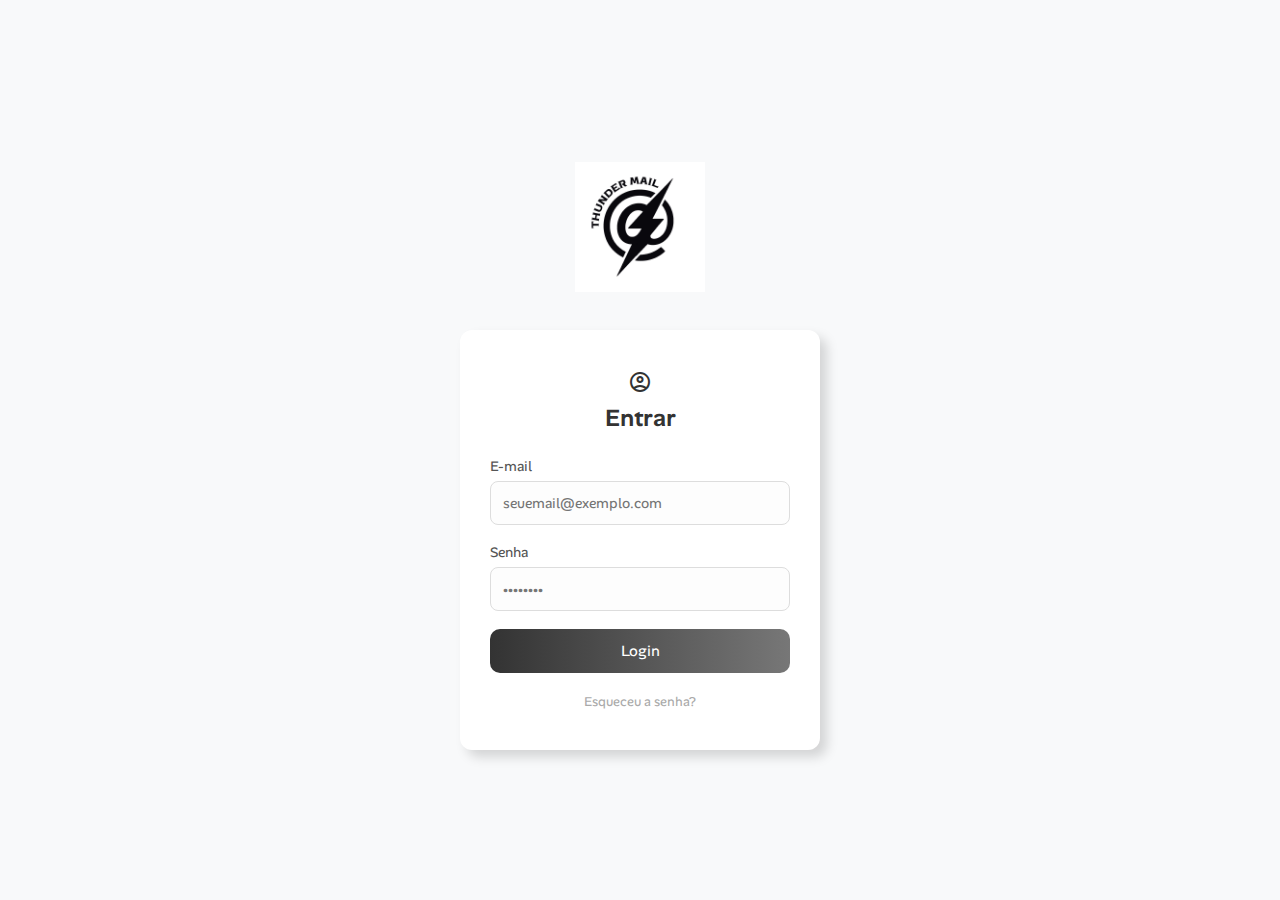
<file: src/templates/login.html>
<!DOCTYPE html>
<html lang="pt-br">
<head>
  <meta charset="UTF-8" />
  <meta name="viewport" content="width=device-width, initial-scale=1" />
  <title>Login - ThunderMail</title>
  <link rel="stylesheet" href="../css/login.css" />
  <link href="https://fonts.googleapis.com/css2?family=Material+Symbols+Outlined" rel="stylesheet" />
</head>
<body>

  <div class="logo-header">
    <img src="../img/logo.png" alt="Logo ThunderMail" class="login-logo">
  </div>

  <div class="login-container">
    <span class="material-symbols-outlined user-icon">account_circle</span>
    <h2>Entrar</h2>

    <form action="dashboard.html" novalidate>
      <div class="form-group">
        <label for="email">E-mail</label>
        <input type="email" id="email" placeholder="seuemail@exemplo.com" required />
      </div>

      <div class="form-group">
        <label for="password">Senha</label>
        <input type="password" id="password" placeholder="••••••••" required />
      </div>

      <button type="submit" class="login-button">Login</button>
    </form>

    <div class="footer">
      <a href="redefinir.html">Esqueceu a senha?</a>
    </div>
  </div>

</body>
</html>
</file>
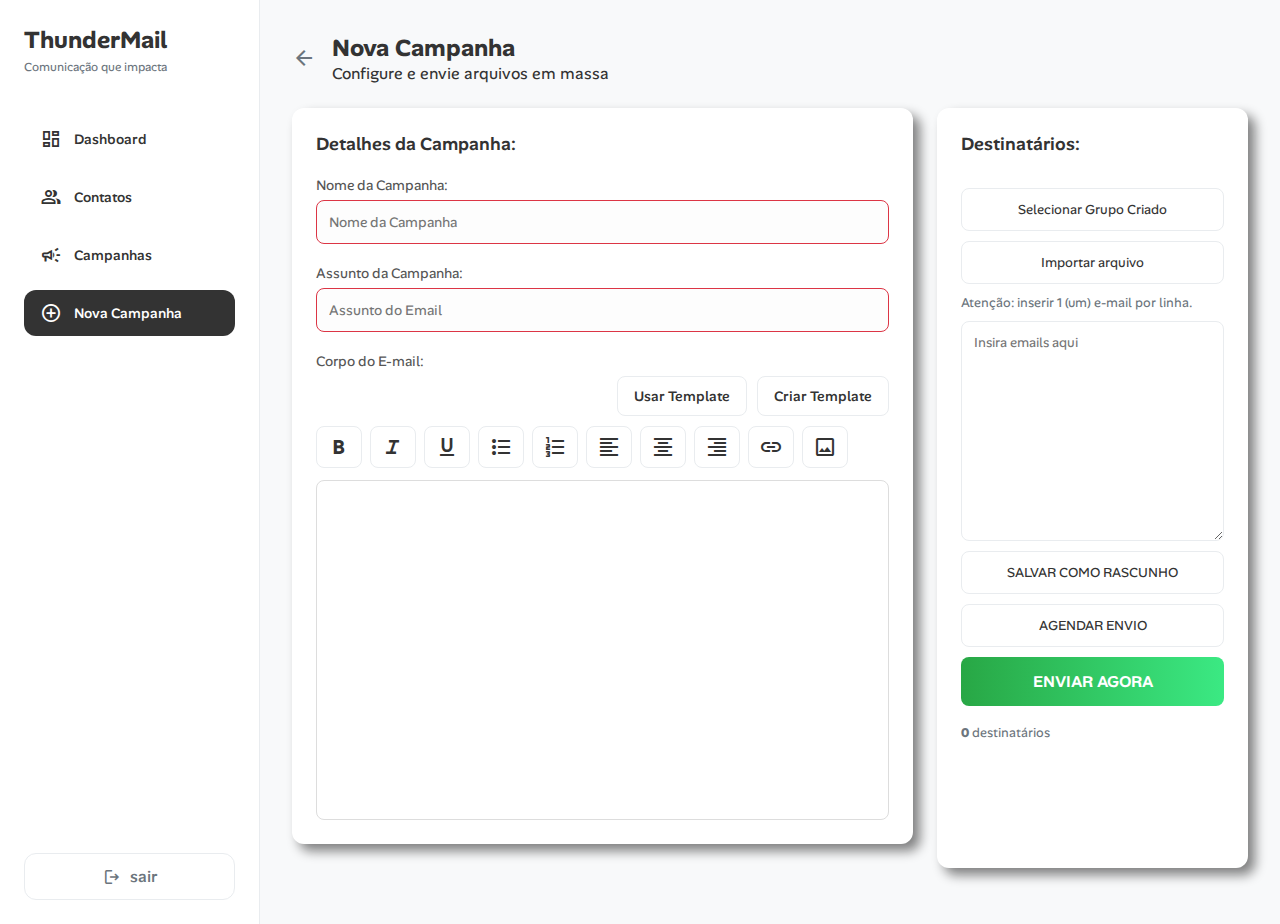
<file: src/templates/nova-campanha.html>
<!DOCTYPE html>
<html lang="pt-br">
<head>
    <meta charset="UTF-8" />
    <meta name="viewport" content="width=device-width, initial-scale=1.0"/>
    <title>Nova Campanha - ThunderMail</title>
    <link rel="stylesheet" href="../css/site.css">

    <link rel="preconnect" href="https://fonts.googleapis.com">
    <link rel="preconnect" href="https://fonts.gstatic" crossorigin>
    <link href="https://fonts.googleapis.com/css2?family=Alan+Sans:wght@300;400;500;600;700;800;900&display=swap" rel="stylesheet">
    <link href="https://fonts.googleapis.com/css2?family=Material+Symbols+Outlined" rel="stylesheet" />
    
    <style>
        /*  Layout do Editor e Painel  */
        .editor-toolbar {
            display: flex;
            flex-wrap: wrap;
            gap: 8px;
            margin-bottom: 12px;
        }

        .editor-toolbar .tool-btn {
            display: inline-flex;
            align-items: center;
            gap: 6px;
            padding: 8px 10px;
            border-radius: var(--border-radius-small);
            border: 1px solid var(--border-color);
            background: var(--card-bg);
            color: #333;
            cursor: pointer;
            font-size: 14px;
            transition: all 0.25s ease;
        }

        .editor-toolbar .tool-btn:hover {
            background: #333;
            color: #fff;
        }

        .editor-toolbar .tool-btn.active {
            background: #333;
            color: #fff;
            box-shadow: 0 0 0 2px rgba(0,0,0,0.2) inset;
        }

        .wysiwyg {
            min-height: 340px;
            border: 1px solid #ddd;
            border-radius: var(--border-radius-small);
            padding: 12px;
            background-color: #fff;
            overflow-y: auto;
        }

        /* Botões de Template (alinhados à direita) */
        .template-buttons {
            display: flex;
            justify-content: flex-end;
            gap: 10px;
            margin-bottom: 10px;
        }

        .template-buttons .btn {
            padding: 10px 16px;
            border-radius: var(--border-radius-small);
            border: 1px solid var(--border-color);
            background: var(--card-bg);
            color: #333;
            cursor: pointer;
            transition: all 0.25s ease;
        }

        .template-buttons .btn:hover {
            background: #333;
            color: #fff;
        }

        /* Painel de destinatários */
        .recipients-panel {
            display: flex;
            flex-direction: column;
            gap: 12px;
        }

        .recipients-panel .actions {
            display: flex;
            flex-direction: column;
            gap: 10px;
        }

        .recipients-panel button {
            padding: 12px;
            border-radius: var(--border-radius-small);
            border: 1px solid var(--border-color);
            background: var(--card-bg);
            color: #333;
            cursor: pointer;
            transition: all 0.25s ease;
        }

        .recipients-panel button:hover {
            background: #333;
            color: #fff;
        }

        .recipients-panel .send-now {
        background: linear-gradient(90deg, #28a745, #3be983, #28a745);
        background-size: 200% auto;
        color: #fff;
        border: none;
        transition: background-position 0.3s ease-in-out;
        padding: 14px;
        font-size: 16px;
        font-weight: 600;
        cursor: pointer;
        border-radius: var(--border-radius-small);
        }

        .recipients-panel .send-now:hover {
        background-position: 100% 0;
        }

        .recipients-panel textarea {
            width: 100%;
            min-height: 220px;
            resize: vertical;
            padding: 12px;
            border-radius: var(--border-radius-small);
            border: 1px solid var(--border-color);
            font-family: inherit;
        }

        @media (max-width: 900px) {
            .new-campaign-top-section { grid-template-columns: 1fr; }
        }
    </style>
</head>

<body>
    <div class="container">
        <aside class="sidebar">
            <div class="sidebar-header">
                <h1>ThunderMail</h1>
                <span>Comunicação que impacta</span>
            </div>
            <nav class="sidebar-nav">
                <ul>
                    <li><a href="../templates/dashboard.html"><span class="material-symbols-outlined">dashboard</span> Dashboard</a></li>
                    <li><a href="../templates/contatos.html"><span class="material-symbols-outlined">group</span> Contatos</a></li>
                    <li><a href="../templates/campanhas.html"><span class="material-symbols-outlined">campaign</span> Campanhas</a></li>
                    <li class="active"><a href="../templates/nova-campanha.html"><span class="material-symbols-outlined">add_circle</span> Nova Campanha</a></li>
                </ul>
            </nav>
            <div class="sidebar-footer">
                <a href="login.html" class="logout-button">
                    <span class="material-symbols-outlined">logout</span>
                    sair
                </a>
            </div>
        </aside>

        <main class="main-content">
            <header class="page-header-nav">
                <a href="campanhas.html" class="back-link">
                    <span class="material-symbols-outlined">arrow_back</span>
                </a>
                <div class="header-title">
                    <h2>Nova Campanha</h2>
                    <p>Configure e envie arquivos em massa</p>
                </div>
            </header>

            <section class="new-campaign-top-section">
                <div>
                    <div class="form-card">
                        <h3>Detalhes da Campanha:</h3>
                        <form class="details-form" onsubmit="return false;">
                            <div class="form-group">
                                <label for="campaign-name">Nome da Campanha:</label>
                                <input type="text" id="campaign-name" placeholder="Nome da Campanha" required>
                            </div>

                            <div class="form-group">
                                <label for="campaign-subject">Assunto da Campanha:</label>
                                <input type="text" id="campaign-subject" placeholder="Assunto do Email" required>
                            </div>

                            <div class="form-group full-width">
                                <label for="editor">Corpo do E-mail:</label>

                                <!-- Botões de Template alinhados à direita -->
                                <div class="template-buttons">
                                    <button type="button" class="btn btn-secondary" id="use-template">Usar Template</button>
                                    <button type="button" class="btn btn-secondary" id="create-template">Criar Template</button>
                                </div>

                                <!-- Toolbar do editor -->
                                <div class="editor-toolbar" role="toolbar" aria-label="Editor de texto">
                                    <button type="button" class="tool-btn" data-cmd="bold" title="Negrito"><span class="material-symbols-outlined">format_bold</span></button>
                                    <button type="button" class="tool-btn" data-cmd="italic" title="Itálico"><span class="material-symbols-outlined">format_italic</span></button>
                                    <button type="button" class="tool-btn" data-cmd="underline" title="Sublinhar"><span class="material-symbols-outlined">format_underlined</span></button>

                                    <button type="button" class="tool-btn" data-cmd="insertUnorderedList" title="Lista"><span class="material-symbols-outlined">format_list_bulleted</span></button>
                                    <button type="button" class="tool-btn" data-cmd="insertOrderedList" title="Lista Numerada"><span class="material-symbols-outlined">format_list_numbered</span></button>

                                    <button type="button" class="tool-btn" data-cmd="justifyLeft" title="Alinhar à Esquerda"><span class="material-symbols-outlined">format_align_left</span></button>
                                    <button type="button" class="tool-btn" data-cmd="justifyCenter" title="Centralizar"><span class="material-symbols-outlined">format_align_center</span></button>
                                    <button type="button" class="tool-btn" data-cmd="justifyRight" title="Alinhar à Direita"><span class="material-symbols-outlined">format_align_right</span></button>

                                    <button type="button" class="tool-btn" id="insert-link" title="Inserir Link"><span class="material-symbols-outlined">link</span></button>
                                    <button type="button" class="tool-btn" id="insert-image-btn" title="Inserir Imagem"><span class="material-symbols-outlined">image</span></button>

                                    <input id="editor-image-input" type="file" accept="image/*" style="display:none" />
                                </div>

                                <div id="editor" class="wysiwyg" contenteditable="true" aria-label="Editor de email"></div>
                            </div>
                        </form>
                    </div>
                </div>

                <!-- Painel de destinatários -->
                <aside class="recipients-card recipients-panel">
                    <h3>Destinatários:</h3>
                    <div class="actions">
                        <button type="button" id="select-group-btn">Selecionar Grupo Criado</button>
                        <button type="button" id="import-csv-right-btn">Importar arquivo</button>
                        <input id="right-file-input" type="file" accept=".csv,image/*" style="display:none" />
                        <small style="color:var(--text-secondary); font-size:13px;">Atenção: inserir 1 (um) e-mail por linha.</small>
                        <textarea id="recipients-textarea" placeholder="Insira emails aqui"></textarea>
                        <button type="button" id="save-draft">SALVAR COMO RASCUNHO</button>
                        <button type="button" id="schedule-send">AGENDAR ENVIO</button>
                        <button type="button" class="send-now" id="send-now">ENVIAR AGORA</button>
                        <div style="font-size:13px; color:var(--text-secondary); margin-top:8px;">
                            <strong id="recipients-count">0</strong> destinatários
                        </div>
                    </div>
                </aside>
            </section>
        </main>
    </div>

    <script>
        const toolbarButtons = document.querySelectorAll('.tool-btn[data-cmd]');
        const editor = document.getElementById('editor');

        // Atualiza estado ativo dos botões do editor
        toolbarButtons.forEach(btn => {
            const cmd = btn.getAttribute('data-cmd');
            btn.addEventListener('click', () => {
                document.execCommand(cmd, false, null);
                editor.focus();
                updateToolbarState();
            });
        });

        function updateToolbarState() {
            toolbarButtons.forEach(btn => {
                const cmd = btn.getAttribute('data-cmd');
                try {
                    const isActive = document.queryCommandState(cmd);
                    btn.classList.toggle('active', isActive);
                } catch(e) {}
            });
        }

        editor.addEventListener('keyup', updateToolbarState);
        editor.addEventListener('mouseup', updateToolbarState);

        // Inserir link
        document.getElementById('insert-link').addEventListener('click', () => {
            const url = prompt('Insira a URL (ex: https://exemplo.com):', 'https://');
            if (url) document.execCommand('createLink', false, url);
            updateToolbarState();
        });

        // Inserir imagem
        const editorImageInput = document.getElementById('editor-image-input');
        document.getElementById('insert-image-btn').addEventListener('click', () => editorImageInput.click());

        editorImageInput.addEventListener('change', async e => {
            const file = e.target.files[0];
            if (!file || !file.type.startsWith('image/')) return;
            const reader = new FileReader();
            reader.onload = () => {
                document.execCommand('insertHTML', false, `<img src="${reader.result}" style="max-width:100%;height:auto;" />`);
            };
            reader.readAsDataURL(file);
        });

        // Botões de Template (simulação)
        document.getElementById('use-template').onclick = () => {
            editor.innerHTML = "<h2>Olá!</h2><p>Mensagem padrão de exemplo.</p>";
        };
        document.getElementById('create-template').onclick = () => {
            const nome = prompt("Nome do novo template:", "Novo Template");
            if (nome) alert(`Template "${nome}" criado! (simulação)`);
        };

        // Contador de destinatários
        const recipientsTextarea = document.getElementById('recipients-textarea');
        const recipientsCount = document.getElementById('recipients-count');
        recipientsTextarea.addEventListener('input', () => {
            recipientsCount.textContent = recipientsTextarea.value.split(/\r?\n/).filter(l => l.trim()).length;
        });
    </script>
</body>
</html>
</file>
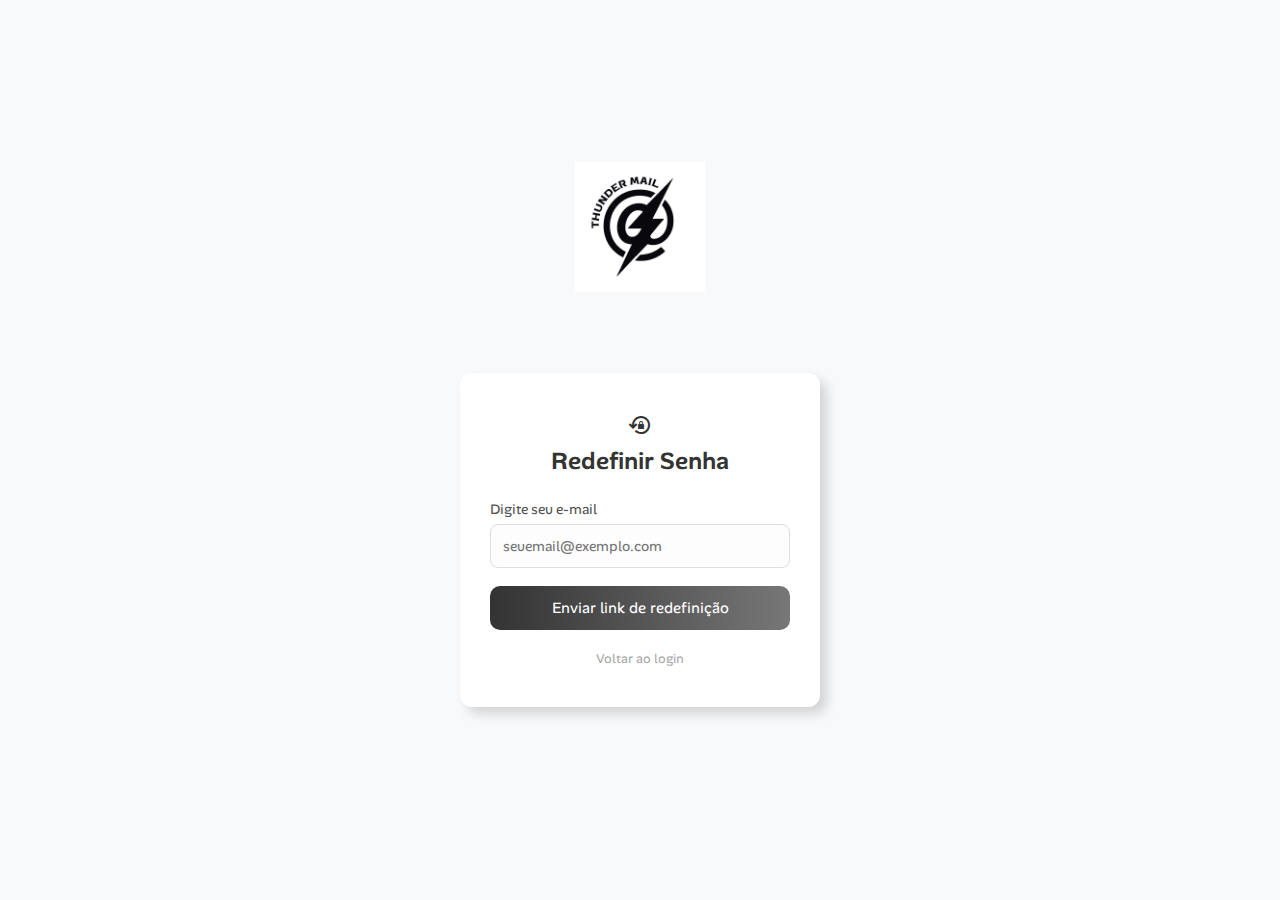
<file: src/templates/redefinir.html>
<!DOCTYPE html>
<html lang="pt-br">
<head>
  <meta charset="UTF-8" />
  <meta name="viewport" content="width=device-width, initial-scale=1" />
  <title>Redefinir Senha - ThunderMail</title>
  <link rel="stylesheet" href="../css/login.css" />
  <link href="https://fonts.googleapis.com/css2?family=Material+Symbols+Outlined" rel="stylesheet" />
</head>
<body>

  <div class="logo-header">
    <img src="../img/logo.png" alt="Logo ThunderMail" class="login-logo">
  </div>

  <div class="login-container">
    <span class="material-symbols-outlined user-icon">lock_reset</span>
    <h2>Redefinir Senha</h2>

    <form action="#" method="POST">
      <div class="form-group">
        <label for="email">Digite seu e-mail</label>
        <input type="email" id="email" name="email" placeholder="seuemail@exemplo.com" required />
      </div>

      <button type="submit" class="login-button">Enviar link de redefinição</button>
    </form>

    <div class="footer">
      <a href="login.html">Voltar ao login</a>
    </div>
  </div>

</body>
</html>
</file>
<file: src/css/style.css>
@import url('https://fonts.googleapis.com/css2?family=Alan+Sans:wght@300;400;500;600;700;800;900&display=swap');
@import url('https://fonts.googleapis.com/css2?family=Material+Symbols+Outlined:opsz,wght,FILL,GRAD@20..48,100..700,0..1,-50..200');

* {
    margin: 0;
    padding: 0;
    box-sizing: border-box;
    font-family: 'Alan Sans', Helvetica Neue, Helvetica, Arial, sans-serif;
}

:root {
    --primary-color: #007bff;
    --primary-active: #0056b3;
    --body-bg: #f8f9fa;
    --card-bg: #ffffff;
    --text-primary: #333;
    --text-secondary: #6c757d;
    --border-color: #e9ecef;
    --green: #28a745;
    --border-radius-main: 12px;
    --box-shadow-main: 7px 7px 12px rgba(5, 5, 5, 0.08);
}

body {
    background-color: var(--body-bg);
    color: var(--text-primary);
    -webkit-font-smoothing: antialiased;
    padding-top: 74px;
}

a {
    text-decoration: none;
    color: inherit;
}

/* --- NAVEGAÇÃO FIXA --- */
.nav-header {
    background-color: var(--card-bg);
    border-bottom: 1px solid var(--border-color);
    padding: 18px 0;
    position: fixed;
    top: 0;
    left: 0;
    width: 100%;
    z-index: 1000;
}

.nav-container {
    width: 90%;
    max-width: 1200px;
    margin: 0 auto;
    display: flex;
    justify-content: space-between;
    align-items: center;
}

.logo {
    display: flex;
    align-items: center;
    gap: 12px;
}
.logo img {
    height: 50px;
    width: auto;
}

.logo h1 {
    font-size: 24px;
    color: var(--text-primary);
    font-weight: 700;
}

.nav-links ul {
    display: flex;
    align-items: center;
    list-style: none;
    gap: 24px;
}
.nav-links a {
    font-weight: 500;
    color: var(--text-secondary);
    transition: all 0.2s ease;
    padding-bottom: 4px;
    border-bottom: 2px solid transparent;
}
.nav-links a:hover:not(.btn) {
    color: var(--text-primary);
    border-bottom-color: var(--text-primary);
}

/* --- BOTÕES GLOBAIS --- */
.btn {
    padding: 10px 20px;
    border-radius: 8px;
    font-weight: 500;
    border: 1px solid transparent;
    cursor: pointer;
    transition: all 0.2s ease;
}

.btn-primary {
    background: linear-gradient(90deg, #333, #555, #333);
    background-size: 200% auto;
    color: #FFFFFF !important;
    border-color: transparent;
    transition: background-position 0.5s ease-in-out;
}
.btn-primary:hover {
    background-position: 100% 0;
    color: #FFFFFF !important;
}

.btn-secondary {
    background-color: transparent;
    border-color: transparent;
    color: var(--text-primary);
}
.btn-secondary:hover {
    background-color: #333;
    color: white;
    border-color: #333;
}

.btn-gradient {
    padding: 14px 28px;
    border-radius: 8px;
    font-weight: 500;
    border: none;
    color: white;
    background: linear-gradient(90deg, #28a745, #3be983, #28a745);
    background-size: 200% auto;
    transition: background-position 0.5s ease-in-out;
}

.btn-gradient:hover { 
    background-position: 100% 0; 
}

.btn-gradient-dark {
    padding: 10px 20px;
    border-radius: 8px;
    font-weight: 500;
    border: none;
    color: white;
    background: linear-gradient(90deg, #333, #777, #333);
    background-size: 200% auto;
    transition: background-position 0.5s ease-in-out;
}
.btn-gradient-dark:hover { background-position: 100% 0; }

/* --- SEÇÕES (HERO, FEATURES, DEVS) --- */
.hero, .features, .plans, .devs {
    padding: 80px 0;
}

.hero-content, .feature-content, .plans-container, .devs-container {
    width: 90%;
    max-width: 1200px;
    margin: 0 auto;
}

.hero-content, .feature-content {
    display: grid;
    grid-template-columns: 1fr 1fr;
    align-items: center;
    gap: 60px;
}

.hero-text h1 {
    font-size: 48px;
    font-weight: 700;
    line-height: 1.2;
    margin-bottom: 20px;
}

.hero-text p {
    font-size: 18px;
    color: var(--text-secondary);
    margin-bottom: 32px;
    line-height: 1.6;
}

/* --- ESTILOS PARA O VÍDEO --- */
.hero-image-placeholder {
    height: 350px;
    border-radius: var(--border-radius-main);
    overflow: hidden;
    position: relative;
    border: 3px solid var(--text-primary);
}
.hero-image-placeholder video {
    width: 100%;
    height: 100%;
    object-fit: cover;
}

/* --- SEÇÃO DE RECURSOS --- */
.features { background-color: var(--card-bg); }

.feature-image-placeholder {
    height: 350px;
    background-color: var(--body-bg);
    box-shadow: var(--box-shadow-main);
    border-radius: var(--border-radius-main);
    display: flex;
    align-items: center;
    justify-content: center;
    font-weight: 500;
    color: var(--text-secondary);
    overflow: hidden;
}

/* --- IMAGEM DO LAPTOP --- */
.feature-image-placeholder img {
    width: 80%;
    height: auto;
    object-fit: contain;
    display: block;
    transition: transform 0.3s ease;
}

.feature-image-placeholder img:hover {
    transform: scale(1.15);
}

.feature-text h2 {
    font-size: 36px;
    font-weight: 600;
    margin-bottom: 20px;
}

.feature-text p {
    font-size: 16px;
    color: var(--text-secondary);
    line-height: 1.7;
    margin-bottom: 16px;
}

/* --- SEÇÃO DE PLANOS (CARROSSEL) --- */
.plans {
    background-color: var(--body-bg);
}

.plans-container {
    text-align: center;
}
.plans-container h2 {
    font-size: 36px;
    font-weight: 600;
    margin-bottom: 12px;
}

.plans-container p {
    color: var(--text-secondary);
    margin-bottom: 48px;
    max-width: 600px;
    margin-left: auto;
    margin-right: auto;
}

.carousel-wrapper { position: relative; }

.plans-carousel {
    display: grid;
    grid-auto-flow: column;
    grid-auto-columns: 300px;
    gap: 32px;
    overflow-x: auto;
    padding: 20px;
    margin: 0 -20px;
    scroll-snap-type: x mandatory;
    scroll-behavior: smooth;
    -ms-overflow-style: none;
    scrollbar-width: none;
}

.plans-carousel::-webkit-scrollbar { display: none; }

.plan-card {
    scroll-snap-align: start;
    background-color: var(--card-bg);
    border-radius: var(--border-radius-main);
    box-shadow: var(--box-shadow-main);
    padding: 32px;
    text-align: left;
    border: 2px solid transparent;
    display: flex;
    flex-direction: column;
    position: relative;
}

.plan-card--popular { border-color: var(--primary-color); }

.plan-card--popular::before {
    content: "Mais Popular";
    position: absolute;
    top: -15px;
    left: 50%;
    transform: translateX(-50%);
    background-color: var(--primary-color);
    color: white;
    padding: 6px 12px;
    border-radius: 20px;
    font-size: 12px;
    font-weight: 600;
}

.plan-card h2 { font-size: 20px; font-weight: 600; }
.plan-price { font-size: 24px; color: var(--text-secondary); margin: 16px 0; }
.plan-price strong { font-size: 48px; font-weight: 700; color: var(--text-primary); }
.plan-card p { font-size: 14px; color: var(--text-secondary); line-height: 1.6; margin-bottom: 24px; }

.plan-benefits { list-style: none; margin-bottom: 32px; padding: 0; }
.plan-benefits li {
    display: flex;
    align-items: center;
    gap: 12px;
    margin-bottom: 12px;
    font-size: 14px;
}
.plan-benefits .material-symbols-outlined { color: var(--green); font-size: 20px; }

.plan-card .btn, .plan-card .btn-gradient-dark, .plan-card .btn-gradient {
    margin-top: auto;
    width: 100%;
    text-align: center;
    height: 48px;
    display: flex;
    align-items: center;
    justify-content: center;
}

.carousel-arrow {
    position: absolute;
    top: 50%;
    transform: translateY(-50%);
    z-index: 10;
    background-color: var(--card-bg);
    border: 1px solid var(--border-color);
    border-radius: 50%;
    width: 44px;
    height: 44px;
    display: flex;
    align-items: center;
    justify-content: center;
    cursor: pointer;
    transition: all 0.2s ease;
}
.carousel-arrow:hover {
    background-color: var(--text-primary);
    color: white;
}
.carousel-arrow.left { left: -22px; }
.carousel-arrow.right { right: -22px; }

/* --- SEÇÃO EQUIPE --- */
.devs { text-align: center; }

.devs h2 {
    font-size: 36px;
    font-weight: 600;
    margin-bottom: 12px;
}
.devs p {
    color: var(--text-secondary);
    margin-bottom: 48px;
}

.dev-grid {
    display: flex;
    justify-content: center;
    flex-wrap: wrap;
    gap: 32px;
}

.dev-profile {
    display: flex;
    flex-direction: column;
    align-items: center;
}

.dev-photo {
    width: 120px;
    height: 120px;
    border-radius: 50%;
    background-color: #e0e0e0;
    border: 2px solid var(--border-color);
    margin-bottom: 16px;
    display: flex;
    align-items: center;
    justify-content: center;
    font-weight: 500;
    color: var(--text-secondary);
    object-fit: cover;
    transition: all 0.3s ease;
    box-shadow: 0 0 0 rgba(0,0,0,0);
}
.dev-photo:hover {
    transform: scale(1.08);
    box-shadow: 0 6px 14px rgba(0,0,0,0.2);
    border-color: #333;
}

.dev-name {
    font-weight: 600;
    font-size: 16px;
}

/* --- RODAPÉ --- */
.footer {
    background-color: var(--text-primary);
    color: #f0f0f0;
    text-align: center;
    padding: 24px 0;
    font-size: 14px;
}

/* --- RESPONSIVIDADE --- */
@media (max-width: 900px) {
    .nav-links { display: none; }
    .hero-content, .feature-content { grid-template-columns: 1fr; text-align: center; }
    .feature-content { grid-auto-flow: dense; }
    .feature-image-placeholder { grid-row: 1; height: 280px; }
    .feature-image-placeholder img { width: 85%; }
    .hero-text h1, .feature-text h2, .plans-container h2, .devs h2 { font-size: 36px; }
    .carousel-arrow { display: none; }
}

@media (max-width: 600px) {
    .feature-image-placeholder { height: 220px; }
    .feature-image-placeholder img { width: 90%; }
}

@media (max-width: 768px) {
    .dev-grid { gap: 48px; }
}

@media (max-width: 480px) {
    .dev-grid { gap: 32px; }
    .plans-carousel { grid-auto-columns: 85%; }
}
</file>
<file: src/css/site.css>
* {
    margin: 0;
    padding: 0;
    box-sizing: border-box;
    font-family: 'Alan Sans', Helvetica Neue, Helvetica, Arial, sans-serif;
}

:root {
    /* --- Cores Base --- */
    --primary-color: #333;
    --primary-active: #0069d9;
    --body-bg: #f8f9fa; 
    --card-bg: #ffffff; 
    --text-primary: #333; 
    --text-secondary: #6c757d;
    --border-color: #e9ecef;

    /* --- Cores dos Simbolos --- */
    --green: #28a745;
    --blue: #0d6efd;
    --orange: #fd7e14;
    --pink: #d63384;
    --red-hover: #dc3545;
    --red-light-hover: #f8d7da;
    --green-light: #e9f6ec;
    --blue-light: #e7f0ff;
    --orange-light: #fff2e7;
    --pink-light: #fbeaf3;
    --border-radius-main: 12px; 
    --border-radius-small: 8px;
    --box-shadow-main: 7px 7px 12px rgba(5, 5, 5, 0.493); 
}

body {
    background-color: var(--body-bg);
    color: var(--text-primary);
    -webkit-font-smoothing: antialiased;
}

a {
    text-decoration: none;
    color: inherit;
}

/* --- Estrutura Principal --- */
.container {
    display: flex;
    min-height: 100vh;
}

.sidebar {
    width: 260px;
    background-color: var(--card-bg);
    display: flex;
    flex-direction: column;
    padding: 24px;
    border-right: 1px solid var(--border-color);
}

.main-content {
    flex: 1;
    padding: 32px;
    overflow-y: auto;
}

/* --- SIDEBAR --- */
.sidebar-header {
    margin-bottom: 40px;
}

.sidebar-header h1 {
    font-size: 24px;
    font-weight: 700;
    color: var(--primary-color);
}

.sidebar-header span {
    font-size: 12px;
    color: var(--text-secondary);
}

.sidebar-nav ul {
    list-style: none;
}

.sidebar-nav li {
    margin-bottom: 12px;
}

.sidebar-nav a {
    display: flex;
    align-items: center;
    padding: 12px 16px;
    border-radius: var(--border-radius-main);
    font-size: 14px;
    font-weight: 500;
    transition: background-color 0.2s, color 0.2s;
}

.sidebar-nav .material-symbols-outlined {
    margin-right: 12px;
    font-size: 22px; 
}

.sidebar-nav a:hover {
    background-color: #33333338;
}
.sidebar-nav li.active a {
    background-color: var(--primary-color);
    color: white;
}

.sidebar-nav li.active .material-symbols-outlined {
    color: white;
}

.sidebar-footer {
    margin-top: auto;
}

/* --- Estilo do Sair --- */
.logout-button {
    display: flex;
    align-items: center;
    justify-content: center;
    width: 100%;
    padding: 12px;
    border-radius: var(--border-radius-main);
    border: 1px solid var(--border-color);
    color: var(--text-secondary);
    font-weight: 500;
    transition: all 0.2s ease-in-out;
}

.logout-button:hover {
    background-color: var(--red-light-hover);
    border-color: var(--red-hover);
    color: var(--red-hover);
}
.logout-button .material-symbols-outlined {
    margin-right: 8px;
    font-size: 20px;
}

/* --- Conteudo Principal do Site --- */
.main-header {
    margin-bottom: 32px;
}

.main-header h2 {
    font-size: 28px;
    font-weight: 600;
    margin-bottom: 4px;
}

.main-header p {
    color: var(--text-secondary);
}

.stats-grid {
    display: grid;
    grid-template-columns: repeat(auto-fit, minmax(220px, 1fr));
    gap: 24px;
    margin-bottom: 32px;
}

.stat-card {
    background-color: var(--card-bg);
    padding: 24px;
    border-radius: var(--border-radius-main);
    box-shadow: var(--box-shadow-main);
    display: flex;
    flex-wrap: wrap;
    align-items: center;
    position: relative;
}

.card-icon {
    width: 40px;
    height: 40px;
    border-radius: var(--border-radius-small);
    display: flex;
    align-items: center;
    justify-content: center;
    margin-right: 16px;
}

.card-icon .material-symbols-outlined {
    font-size: 24px;
}
.card-icon.blue { 
    background-color: var(--blue-light); 
    color: var(--blue); 
}

.card-icon.green { 
    background-color: var(--green-light); 
    color: var(--green); 
}

.card-icon.orange { 
    background-color: var(--orange-light); 
    color: var(--orange); 
}

.card-icon.pink { 
    background-color: var(--pink-light); 
    color: var(--pink); 
}

.card-info {
    flex: 1;
}
.card-info span {
    font-size: 14px;
    color: var(--text-secondary);
    display: block;
}
.card-info strong {
    font-size: 28px;
    font-weight: 700;
}

.card-growth, .card-status.excellent {
    position: absolute;
    top: 16px;
    right: 16px;
    font-size: 12px;
    font-weight: 500;
    color: var(--green);
    background-color: var(--green-light);
    padding: 4px 8px;
    border-radius: var(--border-radius-small);
}

/* --- Seção Inferior --- */
.content-row {
    display: grid;
    grid-template-columns: 2fr 1fr;
    gap: 24px;
}

.recent-campaigns, .quick-actions {
    background-color: var(--card-bg);
    padding: 24px;
    border-radius: var(--border-radius-main);
    box-shadow: var(--box-shadow-main);
}

h3 {
    font-size: 18px;
    font-weight: 600;
    margin-bottom: 20px;
}

.empty-state {
    color: var(--text-secondary);
    text-align: center;
    padding: 40px 0;
}

/* --- Ações Rapidas --- */
.action-list {
    display: flex;
    flex-direction: column;
    gap: 16px;
}

.action-item {
    display: flex;
    align-items: center;
    padding: 16px;
    border: 1px solid var(--border-color);
    border-radius: var(--border-radius-main);
    transition: background-color 0.2s, border-color 0.2s;
}

.action-item:hover {
    background-color: #f8f9fa;
    border-color: #d3d3d3;
}

.action-icon {
    width: 48px;
    height: 48px;
    border-radius: var(--border-radius-main);
    display: flex;
    align-items: center;
    justify-content: center;
    margin-right: 16px;
}

.action-icon .material-symbols-outlined {
    font-size: 28px;
}

.action-text h4 {
    font-size: 14px;
    font-weight: 600;
    margin-bottom: 2px;
}

.action-text p {
    font-size: 12px;
    color: var(--text-secondary);
}

/* --- Responsividade --- */
@media (max-width: 1200px) {
    .content-row {
        grid-template-columns: 1fr;
    }
}

@media (max-width: 768px) {
    .container {
        flex-direction: column;
    }

    .sidebar {
        width: 100%;
        height: auto;
        border-right: none;
        border-bottom: 1px solid var(--border-color);
    }

    .stats-grid {
        grid-template-columns: 1fr;
    }

} 

/* --- CABEÇALHO DA PÁGINA  --- */
.main-header {
    display: flex;
    justify-content: space-between;
    align-items: flex-start;
}

.header-actions {
    display: flex;
    gap: 12px;
}

/* --- BOTÕES --- */
.btn {
    display: inline-flex;
    align-items: center;
    justify-content: center;
    gap: 8px;
    padding: 10px 16px;
    font-size: 14px;
    font-weight: 500;
    border-radius: var(--border-radius-small);
    border: 1px solid transparent;
    cursor: pointer;
    transition: background-color 0.2s ease, color 0.2s ease, border-color 0.2s ease;
}

.btn .material-symbols-outlined {
    font-size: 20px;
}

.btn-primary {
    background-color: var(--primary-color);
    color: white;
}
.btn-primary:hover {
    background-color: var(--primary-active);
}

.btn-secondary {
    background-color: var(--card-bg);
    color: var(--text-primary);
    border: 1px solid var(--border-color);
}

.btn-secondary:hover {
    background-color: var(--blue-light); 
    color: #00c6ff;                      
    border-color: #00c6ff;              
}

/* --- CARD DE FORMULÁRIO --- */
.form-card {
    background-color: var(--card-bg);
    padding: 24px;
    border-radius: var(--border-radius-main);
    box-shadow: var(--box-shadow-main);
    margin-bottom: 24px;
}

.form-grid {
    display: grid;
    grid-template-columns: repeat(2, 1fr);
    gap: 20px;
    margin-top: 20px;
    margin-bottom: 24px;
}

.form-group {
    display: flex;
    flex-direction: column;
}

.form-group.full-width {
    grid-column: 1 / -1;  
}

.form-group label {
    margin-bottom: 6px;
    font-size: 14px;
    color: #555;
}

.form-group input {
    width: 100%;
    padding: 12px;
    border: 1px solid #ddd;
    border-radius: var(--border-radius-small);
    background-color: #fdfdfd;
    font-size: 14px;
}

.form-group input:focus {
    outline: none;
    border-color: var(--primary-color);
    box-shadow: 0 0 0 2px rgba(0, 123, 255, 0.25);
}

/* --- VALIDAÇÃO DE CAMPO OBRIGATÓRIO (BORDA VERMELHA) --- */
.form-group input:required:invalid {
    border-color: #dc3545;
}
.form-group input:required:invalid:focus {
    box-shadow: 0 0 0 2px rgba(220, 53, 69, 0.25);
}


/* --- CAMPO DE TAGS COM BOTÃO --- */
.input-with-button {
    display: flex;
    align-items: center;
}

.input-with-button input {
    border-top-right-radius: 0;
    border-bottom-right-radius: 0;
    border-right: none;
}

.add-tag-btn {
    padding: 12px;
    background-color: #333;
    color: white;
    border: none;
    border-top-right-radius: var(--border-radius-small);
    border-bottom-right-radius: var(--border-radius-small);
    cursor: pointer;
    font-size: 18px;
    line-height: 1;
}

/* --- BOTÃO COM GRADIENTE --- */
.btn-gradient {
    width: 100%;
    border: none;
    color: white;
    padding: 14px;
    font-size: 16px;
    cursor: pointer;
    background: linear-gradient(90deg, #007bff, #00c6ff, #007bff);
    background-size: 200% auto;
    transition: background-position 0.5s ease-in-out;
}

.btn-gradient:hover {
    background-position: 100% 0;
}

/* --- CARD DA LISTA DE CONTATOS --- */
.contact-list-card {
    background-color: var(--card-bg);
    padding: 24px;
    border-radius: var(--border-radius-main);
    box-shadow: var(--box-shadow-main);
}

.search-bar {
    position: relative;
    margin-bottom: 20px;
}

.search-bar .material-symbols-outlined {
    position: absolute;
    left: 12px;
    top: 50%;
    transform: translateY(-50%);
    color: #aaa;
}

.search-bar input {
    width: 100%;
    padding: 12px 12px 12px 40px; 
    border: 1px solid #ddd;
    border-radius: var(--border-radius-small);
}

/* --- TABELA DE CONTATOS --- */
.contact-table {
    width: 100%;
    border-collapse: collapse;
}

.contact-table th, .contact-table td {
    padding: 12px 15px;
    text-align: left;
    border-bottom: 1px solid var(--border-color);
    font-size: 14px;
}

.contact-table th {
    color: var(--text-secondary);
    font-weight: 500;
}

/* --- BADGES DE STATUS E TAGS --- */
.status-badge, .tag-badge {
    padding: 4px 10px;
    border-radius: 12px;
    font-size: 12px;
    font-weight: 500;
}

.status-badge.active {
    background-color: var(--green-light);
    color: var(--green);
}

.tag-badge {
    background-color: #f0f0f0;
    color: var(--text-secondary);
    margin-right: 6px;
}

/* --- MENSAGEM PARA TABELA VAZIA --- */
.empty-table-message {
    text-align: center;
    padding: 40px;
    color: var(--text-secondary);
}

/* --- BARRA DE FERRAMENTAS (PESQUISA + FILTROS) --- */
.campaign-toolbar {
    display: flex;
    justify-content: space-between;
    align-items: center;
    margin-bottom: 24px;
}

.campaign-toolbar .search-bar {
    width: 40%; 
    margin-bottom: 0;
}

.campaign-filters ul {
    display: flex;
    list-style: none;
    gap: 8px;
}

.campaign-filters a {
    padding: 8px 16px;
    border-radius: var(--border-radius-small);
    font-size: 14px;
    font-weight: 500;
    color: var(--text-secondary);
    transition: all 0.2s ease;
}

.campaign-filters li.active a,
.campaign-filters a:hover {
    background-color: var(--text-primary);
    color: white;
}

/* --- GRID DOS CARDS DE CAMPANHA --- */
.campaign-grid {
    display: grid;
    grid-template-columns: repeat(auto-fit, minmax(320px, 1fr));
    gap: 24px;
}

.campaign-card {
    background-color: var(--card-bg);
    border-radius: var(--border-radius-main);
    box-shadow: var(--box-shadow-main);
    padding: 24px;
    display: flex;
    flex-direction: column;
    gap: 16px;
}

.campaign-card .card-header {
    display: flex;
    justify-content: space-between;
    align-items: flex-start;
}

.campaign-card h3 {
    font-size: 18px;
    font-weight: 600;
    margin: 0;
}

.campaign-card .card-description {
    font-size: 14px;
    color: var(--text-secondary);
    margin: -8px 0; 
}

/* --- ESTATÍSTICAS DENTRO DO CARD --- */
.campaign-stats {
    display: grid;
    grid-template-columns: 1fr 1fr;
    gap: 12px;
    font-size: 13px;
    color: var(--text-secondary);
}

.campaign-stats .stat-item {
    display: flex;
    align-items: center;
    gap: 8px;
}

.campaign-stats .stat-item .material-symbols-outlined {
    font-size: 18px;
}

.campaign-stats .stat-item strong {
    color: var(--text-primary);
    font-weight: 600;
}

/* --- RODAPÉ DO CARD --- */
.campaign-card .card-footer {
    display: flex;
    justify-content: space-between;
    align-items: center;
    margin-top: auto;
    padding-top: 16px;
    border-top: 1px solid var(--border-color);
}

.campaign-card .card-date {
    font-size: 13px;
    color: var(--text-secondary);
}

/* --- NOVOS ESTILOS PARA BADGES DE STATUS --- */
.status-badge--sent {
    background-color: var(--green-light);
    color: var(--green);
}

.btn-gradient-small {
    padding: 8px 16px; 
    font-size: 13px;    
   background: linear-gradient(90deg, #333, #777, #333);
    background-size: 200% auto;
    transition: background-position 0.5s ease-in-out;
    border: none;
    color: white;
}

.btn-gradient-small:hover {
    background-position: 100% 0;
}

.status-badge--scheduled {
    background-color: var(--orange-light);
    color: var(--orange);
}

/* --- CABEÇALHO COM NAVEGAÇÃO DE VOLTAR --- */
.page-header-nav {
    display: flex;
    align-items: center;
    gap: 16px;
    margin-bottom: 24px;
}

.page-header-nav .back-link {
    display: flex;
    align-items: center;
    justify-content: center;
    color: var(--text-secondary);
}

.page-header-nav .header-title h2, .page-header-nav .header-title p {
    margin: 0;
}


/* --- SEÇÃO SUPERIOR (FORMULÁRIO + UPLOAD) --- */
.new-campaign-top-section {
    display: grid;
    grid-template-columns: 2fr 1fr; 
    gap: 24px;
    margin-bottom: 24px;
}

.details-form {
    display: flex;
    flex-direction: column;
    gap: 20px;
    margin-top: 20px;
}

.details-form textarea {
    width: 100%;
    padding: 12px;
    border: 1px solid #ddd;
    border-radius: var(--border-radius-small);
    background-color: #fdfdfd;
    font-size: 14px;
    font-family: 'Alan Sans', sans-serif;
    resize: vertical;
}

.details-form textarea:focus {
    outline: none;
    border-color: var(--primary-color);
    box-shadow: 0 0 0 2px rgba(0, 123, 255, 0.25);
}

.details-form textarea:required:invalid {
    border-color: #dc3545;
}


/* --- CARD DE UPLOAD --- */
.upload-card {
    background-color: var(--card-bg);
    padding: 24px;
    border-radius: var(--border-radius-main);
    box-shadow: var(--box-shadow-main);
}

.drop-zone {
    border: 2px dashed var(--border-color);
    border-radius: var(--border-radius-small);
    padding: 40px 20px;
    margin-top: 20px;
    display: flex;
    flex-direction: column;
    align-items: center;
    justify-content: center;
    text-align: center;
    color: var(--text-secondary);
}

.drop-zone .material-symbols-outlined {
    font-size: 48px;
    color: #ccc;
}
.drop-zone p {
    font-weight: 500;
    margin: 8px 0;
    color: var(--text-primary);
}

.drop-zone span {
    margin-bottom: 12px;
}


/* --- CARD DE DESTINATÁRIOS --- */
.recipients-card {
    background-color: var(--card-bg);
    padding: 24px;
    border-radius: var(--border-radius-main);
    box-shadow: var(--box-shadow-main);
}

.recipients-header {
    display: flex;
    justify-content: space-between;
    align-items: center;
    margin-bottom: 20px;
}

.selection-count {
    background-color: #f0f0f0;
    padding: 6px 12px;
    border-radius: var(--border-radius-small);
    font-size: 13px;
    font-weight: 500;
}

.recipients-toolbar {
    display: flex;
    justify-content: space-between;
    align-items: center;
    margin-bottom: 20px;
}

.recipients-toolbar .search-bar {
    width: 50%;
    margin: 0;
}

.selection-actions a {
    font-size: 13px;
    font-weight: 500;
    color: var(--primary-color);
    margin-left: 16px;
    text-decoration: none;
}

.selection-actions a:hover {
    text-decoration: underline;
}

/* --- LISTA DE CONTATOS PARA SELEÇÃO --- */
.recipient-list {
    list-style: none;
    max-height: 250px; 
    overflow-y: auto;
    border: 1px solid var(--border-color);
    border-radius: var(--border-radius-small);
}

.recipient-list li {
    display: flex;
    align-items: center;
    padding: 12px;
    border-bottom: 1px solid var(--border-color);
}

.recipient-list li:last-child {
    border-bottom: none;
}

.recipient-list li:hover {
    background-color: #f8f9fa;
}

.recipient-list input[type="checkbox"] {
    margin-right: 12px;
    width: 16px;
    height: 16px;
}
.recipient-list label {
    display: flex;
    flex-direction: column;
    cursor: pointer;
}

.recipient-list .name {
    font-weight: 500;
}

.recipient-list .email {
    font-size: 13px;
    color: var(--text-secondary);
}

/* --- EFEITO HOVER VERDE PARA ÁREA DE UPLOAD --- */
.drop-zone {
    transition: background-color 0.3s ease, border-color 0.3s ease;
}

.drop-zone:hover {
    background-color: var(--green-light); 
    border-color: var(--green);         
    color: var(--green);                  
}

.drop-zone:hover .material-symbols-outlined {
    color: var(--green); 
}

.drop-zone:hover p {
    color: var(--green); 
}

/* --- MENSAGEM PARA LISTA DE DESTINATÁRIOS VAZIA --- */
.recipient-list .empty-list-message {
    display: flex;
    justify-content: center;
    align-items: center;
    padding: 40px;
    text-align: center;
    color: var(--text-secondary);
    border-bottom: none; 
}

.recipient-list .empty-list-message:hover {
    background-color: transparent; 
}

.drop-zone:hover .btn-secondary {
    background-color: transparent; 
    border: 2px dashed var(--green);     
    color: var(--green);          
    box-shadow: none;             
}
</file>
<file: src/css/cadastro.css>
@import url('https://fonts.googleapis.com/css2?family=Alan+Sans:wght@300..900&display=swap');

* {
  margin: 0;
  padding: 0;
  box-sizing: border-box;
  font-family: 'Alan Sans', Helvetica Neue, Helvetica, Arial, sans-serif;
}

body {
  background-color: #f8f9fa;
  display: flex;
  flex-direction: column;
  justify-content: center;
  align-items: center;
  height: 100vh;
  position: relative;
}

/* --- LOGO --- */
.logo-header {
  display: flex;
  flex-direction: column;
  align-items: center;
  position: absolute;
  top: 12%; 
  text-align: center;
  animation: fadeInDown 0.8s ease;
}

.login-logo {
  height: 130px;
  width: auto;
  margin-bottom: 16px;
}

/* --- CONTAINER DE CADASTRO --- */
.login-container {
  background-color: #ffffff;
  padding: 40px 30px;
  border-radius: 12px;
  box-shadow: 7px 7px 12px rgba(5, 5, 5, 0.15);
  width: 100%;
  max-width: 700px;
  text-align: center;
  animation: fadeInUp 0.8s ease;
  margin-top: 180px; 
}

.user-icon {
  font-size: 70px;
  color: #333;
  margin-bottom: 8px;
}

.login-container h2 {
  margin-bottom: 24px;
  font-weight: 600;
  color: #333;
}

/* --- FORMULÁRIOS EM LINHAS --- */
.form-row {
  display: flex;
  flex-wrap: wrap;
  gap: 12px; 
  margin-bottom: 10px; 
}

.form-col {
  flex: 1;
  min-width: 200px;
}

.form-group {
  margin-bottom: 10px; 
  text-align: left;
}

.form-group label {
  display: block;
  margin-bottom: 6px;
  font-size: 14px;
  color: #555;
}

.form-group input, .form-group select {
  width: 100%;
  padding: 10px; 
  border: 1px solid #ddd;
  border-radius: 8px;
  background-color: #fdfdfd;
  font-size: 14px;
  transition: 0.3s;
}

/* --- EFEITOS DE FOCO E VALIDAÇÃO --- */
.form-group input:focus, .form-group select:focus {
  outline: none;
  border-color: #007bff;
  box-shadow: 0 0 0 2px rgba(0, 123, 255, 0.25);
}

.form-group input:focus:invalid, .form-group select:focus:invalid {
  border-color: #dc3545;
  box-shadow: 0 0 0 2px rgba(220, 53, 69, 0.25);
}

.form-group input:valid, .form-group select:valid {
  border-color: #256fc4;
}

/* --- BOTÃO --- */
.login-button {
  width: 100%;
  padding: 12px;
  border: none;
  border-radius: 10px;
  color: white;
  font-size: 15px;
  cursor: pointer;
  background: linear-gradient(90deg, #333, #777, #333);
  background-size: 200% auto;
  transition: background-position 0.5s ease;
}

.login-button:hover {
  background-position: 100% 0;
}

/* --- RODAPÉ --- */
.footer {
  text-align: center;
  margin-top: 20px;
  font-size: 13px;
  color: #888;
}

.footer a {
  color: #aaa;
  text-decoration: none;
  transition: 0.3s ease;
}

.footer a:hover {
  text-decoration: underline;
  color: #333;
}

/* --- CHECKBOX --- */
.checkbox-group {
  display: flex;
  align-items: center;
  gap: 8px;
  font-size: 13px;
  color: #555;
  margin-bottom: 10px; 
}

.checkbox-group input[type="checkbox"] {
  width: 16px;
  height: 16px;
  cursor: pointer;
}

.checkbox-group label a {
  color: #aaa;
  text-decoration: none;
  transition: 0.3s ease;
}

.checkbox-group label a:hover {
  text-decoration: underline;
  color: #333;
}

/* --- ANIMAÇÕES --- */
@keyframes fadeInDown {
  from { opacity: 0; transform: translateY(-20px); }
  to { opacity: 1; transform: translateY(0); }
}

@keyframes fadeInUp {
  from { opacity: 0; transform: translateY(20px); }
  to { opacity: 1; transform: translateY(0); }
}
</file>
<file: src/css/login.css>
@import url('https://fonts.googleapis.com/css2?family=Alan+Sans:wght@300..900&display=swap');

* {
  margin: 0;
  padding: 0;
  box-sizing: border-box;
  font-family: 'Alan Sans', Helvetica Neue, Helvetica, Arial, sans-serif;
}

body {
  background-color: #f8f9fa;
  display: flex;
  flex-direction: column;
  justify-content: center;
  align-items: center;
  height: 100vh;
  position: relative;
}

/* --- LOGO --- */
.logo-header {
  display: flex;
  flex-direction: column;
  align-items: center;
  position: absolute;
  top: 18%; 
  text-align: center;
  animation: fadeInDown 0.8s ease;
}

.login-logo {
  height: 130px;
  width: auto;
  margin-bottom: 16px;
}

/* --- CONTAINER DE LOGIN --- */
.login-container {
  background-color: #ffffff;
  padding: 40px 30px;
  border-radius: 12px;
  box-shadow: 7px 7px 12px rgba(5, 5, 5, 0.15);
  width: 100%;
  max-width: 360px;
  text-align: center;
  animation: fadeInUp 0.8s ease;
  margin-top: 180px; 
}

.user-icon {
  font-size: 70px;
  color: #333;
  margin-bottom: 8px;
}

.login-container h2 {
  margin-bottom: 24px;
  font-weight: 600;
  color: #333;
}

/* --- FORMULÁRIO --- */
.form-group {
  margin-bottom: 18px;
  text-align: left;
}

.form-group label {
  display: block;
  margin-bottom: 6px;
  font-size: 14px;
  color: #555;
}

.form-group input {
  width: 100%;
  padding: 12px;
  border: 1px solid #ddd;
  border-radius: 8px;
  background-color: #fdfdfd;
  font-size: 14px;
  transition: 0.3s;
}

/* --- EFEITOS DE FOCO E VALIDAÇÃO --- */
.form-group input:focus {
  outline: none;
  border-color: #007bff;
  box-shadow: 0 0 0 2px rgba(0, 123, 255, 0.25);
}

.form-group input:focus:invalid {
  border-color: #dc3545;
  box-shadow: 0 0 0 2px rgba(220, 53, 69, 0.25);
}

.form-group input:valid {
  border-color: #256fc4;
}

/* --- BOTÃO --- */
.login-button {
  width: 100%;
  padding: 12px;
  border: none;
  border-radius: 10px;
  font-size: 15px;
  cursor: pointer;
  color: white;
  background: linear-gradient(90deg, #333, #777, #333);
  background-size: 200% auto;
  transition: background-position 0.5s ease;
}

.login-button:hover {
  background-position: 100% 0;
}

/* --- RODAPÉ --- */
.footer {
  text-align: center;
  margin-top: 20px;
  font-size: 13px;
  color: #888;
}

.footer a {
  color: #aaa;
  text-decoration: none;
  transition: 0.3s ease;
}

.footer a:hover {
  text-decoration: underline;
  color: #333;
}

/* --- ANIMAÇÕES --- */
@keyframes fadeInDown {
  from {
    opacity: 0;
    transform: translateY(-20px);
  }
  to {
    opacity: 1;
    transform: translateY(0);
  }
}

@keyframes fadeInUp {
  from {
    opacity: 0;
    transform: translateY(20px);
  }
  to {
    opacity: 1;
    transform: translateY(0);
  }
}
</file>
